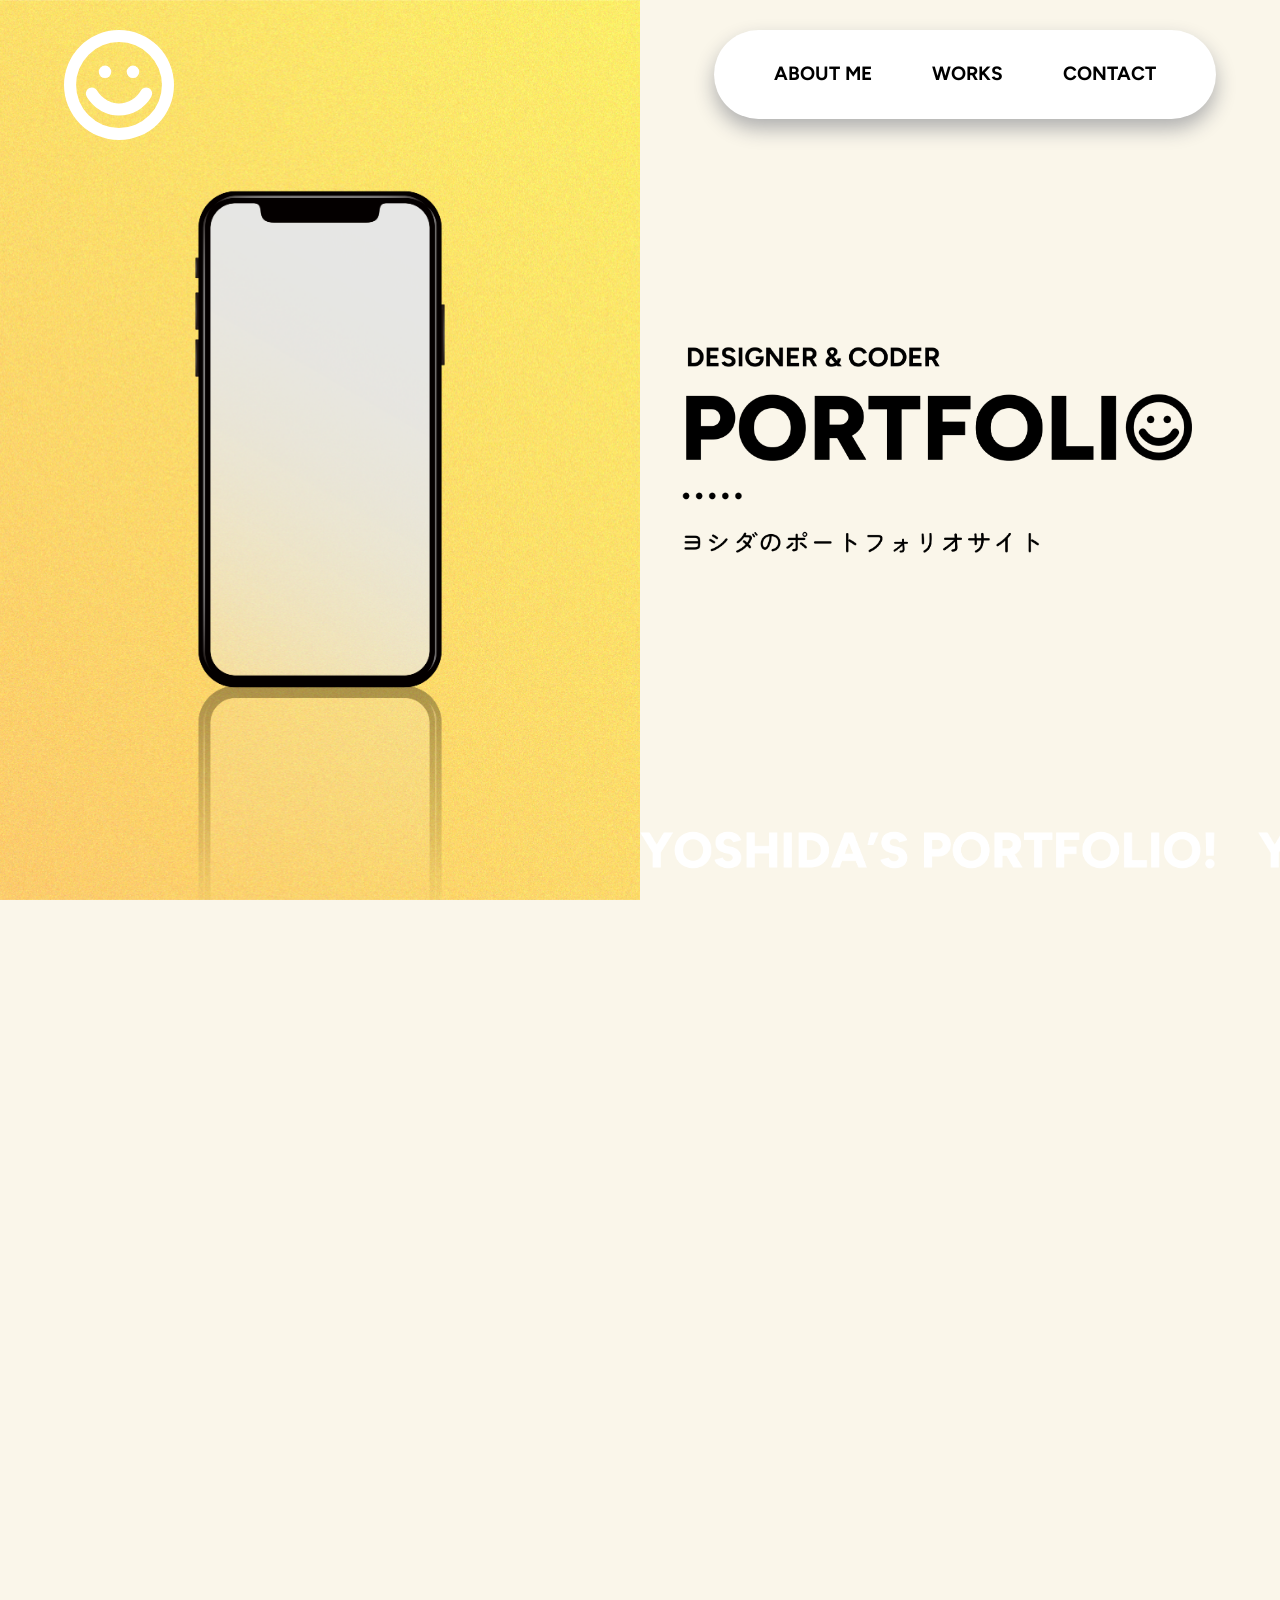
<file: index.html>
<!DOCTYPE html>
<html lang="ja">

<head>
  <meta charset="UTF-8">
  <meta name="viewport" content="width=device-width, initial-scale=1.0">
  <meta name="robots" content="noindex, nofollow">
<title>吉田菫のポートフォリオ | Webデザイン・コーディング制作実績</title>
<meta name="description" content="Webデザイナー兼コーダー、吉田菫のポートフォリオサイトです。Webサイトデザイン、HTML・CSS・JavaScriptによるコーディング、WordPress構築、ポスター・SNS画像などの制作実績を掲載しています。">
<meta property="og:type" content="website">
<meta property="og:title" content="吉田菫 ポートフォリオ | Webデザイン・コーディング制作実績">
<meta property="og:description" content="Webデザイナー兼コーダー、吉田菫のポートフォリオサイトです。Webサイトデザイン、コーディング、WordPress構築、ポスター・SNS画像などの制作実績を掲載しています。">
<meta property="og:url" content="https://konasatou310310-ui.github.io/mywebsite/">
<meta property="og:site_name" content="吉田菫 ポートフォリオ">

<meta name="twitter:card" content="summary_large_image">
  <link rel="icon" href="images/favicon.ico">
  <link rel="stylesheet" href="css/sanitize.css">
  <link rel="stylesheet" href="css/style.css">
  <link rel="preconnect" href="https://fonts.googleapis.com">
  <link rel="preconnect" href="https://fonts.gstatic.com" crossorigin>
  <link
    href="https://fonts.googleapis.com/css2?family=Figtree:ital,wght@0,300..900;1,300..900&family=Noto+Sans+JP:wght@100..900&display=swap"
    rel="stylesheet">
  <link rel="preconnect" href="https://fonts.googleapis.com">
  <link rel="preconnect" href="https://fonts.gstatic.com" crossorigin>
  <link
    href="https://fonts.googleapis.com/css2?family=Figtree:ital,wght@0,300..900;1,300..900&family=Noto+Sans+JP:wght@100..900&display=swap"
    rel="stylesheet">
  <link rel="preconnect" href="https://fonts.googleapis.com">
  <link rel="preconnect" href="https://fonts.gstatic.com" crossorigin>
  <link
    href="https://fonts.googleapis.com/css2?family=Figtree:wght@700;800&family=Zen+Maru+Gothic:wght@500&display=swap"
    rel="stylesheet">
</head>

<body>
  <header>
    <div class="header_left">
      <a href="#">
        <img src="images/logo.svg" alt="吉田菫のポートフォリオ">
      </a>
    </div>

    <div class="header_right">
      <button class="hamburger" aria-label="メニューを開く">
        <span></span>
        <span></span>
        <span></span>
      </button>

      <div class="menu_wrap">
        <div class="item">
          <a href="#about">ABOUT ME</a>
        </div>
        <div class="item">
          <a href="#bottom">WORKS</a>
        </div>
        <div class="item contact">
          <a href="#form">CONTACT</a>
        </div>
      </div>
    </div>
  </header>
  <div class="top">
    <div class="left">
      <img src="images/top.png" alt="">
    </div>

    <div class="right" id="heroRight">

      <div class="hero-area">
        <div class="tab-frame">
          <img src="images/frame.png" alt="携帯型フレーム">
        </div>

        <div class="sp-frame">
          <img src="images/frame.png" alt="携帯型フレーム">
        </div>

        <div class="main">
          <img src="images/main.png" alt="吉田菫のポートフォリオ">
        </div>

        <div class="slide">
          <div class="track">
            <img src="images/YOSHIDA’S PORTFOLIO!.png" alt="YOSHIDA’S PORTFOLIO!">
            <img src="images/YOSHIDA’S PORTFOLIO!.png" alt="YOSHIDA’S PORTFOLIO!">
          </div>
        </div>
        <div class="slide tab_slide">
          <div class="track">
            <img src="images/YOSHIDA’S PORTFOLIO!.png" alt="YOSHIDA’S PORTFOLIO!">
            <img src="images/YOSHIDA’S PORTFOLIO!.png" alt="YOSHIDA’S PORTFOLIO!">
          </div>
        </div>
      </div>

      <div class="right-content">
        <section id="about">
          <div class="wrap about">
            <div class="about_wrap">

              <h2><span>ABOUT ME</span><br>私について</h2>
              <div class="img">
                <img src="images/about.png" alt="吉田　菫">
              </div>
              <div class="txt">
                <h3 class="name">吉田　菫<br><span>YOSHIDA SUMIRE</span></h3>
                <p>Webデザイナー兼コーダー。<br class="pc">
                  ユーザーにとって分かりやすく、使いやすいデザインと、<br class="pc">
                  再現性の高いフロントエンド実装を強みとしています。</p>
                <p>コンセプト設計から実装まで一貫して対応し、<br class="pc">
                  デザインとコードのズレがないサイト制作を心がけています。</p>
              </div>
              <div class="txt">
                <h3>可能なスキル</h3>
                <ul>
                  <li>HTML / CSS / JavaScriptを用いたWebサイトの構築</li>
                  <li>WordPressを用いたサイト構築（既存テーマのカスタマイズ対応）</li>
                  <li>Webサイトデザイン（UI/UXを意識した設計）/バナーデザイン/チラシ・ポスターデザイン/Instagram画像デザイン</li>
                </ul>
              </div>
            </div>
          </div>
        </section>
      </div>

    </div>


  </div>

  <section class="bottom" id="bottom">
    <!-- 下のコンテンツ -->
    <div class="wrap work">
      <h2><span>WORKS</span><br>製作実績</h2>
      <div class="work_wrap">
        <div class="item">
          <div class="img">
            <img src="images/work/work00.jpg" alt="大型イベント関連ポスター">
          </div>
          <div class="txt">
            <h3>大型イベント関連ポスター</h3>
            <p>スポーツ商品を販売する会社のイベント告知ポスターのデザインを担当いたしました。</p>
          </div>
          <a href="#" class="more-btn js-modal-open" data-modal="work00">
            <span class="more-btn__circle">
              <span class="more-btn__arrow"></span>
            </span>
            <span class="more-btn__text">詳しくはこちら</span>
          </a>
        </div>
        <div class="item">
          <div class="img">
            <img src="images/work/work11.jpg" alt="セミナー案内 チラシ">
          </div>
          <div class="txt">
            <h3>セミナー案内 チラシ</h3>
            <p>神戸市内で開催されるセミナーの案内に使用するチラシのデザインを行いました。</p>
          </div>
          <a href="#" class="more-btn js-modal-open" data-modal="work11">
            <span class="more-btn__circle">
              <span class="more-btn__arrow"></span>
            </span>
            <span class="more-btn__text">詳しくはこちら</span>
          </a>
        </div>
        <div class="item">
          <div class="img">
            <img src="images/work/work10_1.jpg" alt="観光関連団体 制作物">
          </div>
          <div class="txt">
            <h3>観光関連団体 制作物</h3>
            <p>神戸市の観光案内用のInstagram画像の作成を行いました。</p>
          </div>
          <a href="#" class="more-btn js-modal-open" data-modal="work10">
            <span class="more-btn__circle">
              <span class="more-btn__arrow"></span>
            </span>
            <span class="more-btn__text">詳しくはこちら</span>
          </a>
        </div>
        <div class="item">
          <div class="img">
            <img src="images/work/work12_1.jpg" alt="飲食店のポスター・SNS用画像・メニューデザイン">
          </div>
          <div class="txt">
            <h3>飲食店のポスター・SNS用画像・<br>メニューデザイン</h3>
            <p>神戸市のパンやドーナツを販売するお店のポスター・Instagram用画像・メニューのデザインを作成いたしました。</p>
          </div>
          <a href="#" class="more-btn js-modal-open" data-modal="work12">
            <span class="more-btn__circle">
              <span class="more-btn__arrow"></span>
            </span>
            <span class="more-btn__text">詳しくはこちら</span>
          </a>
        </div>
        <div class="item">
          <div class="img">
            <img src="images/work/work09.png" alt="医療関係 WEBサイト">
          </div>
          <div class="txt">
            <h3>医療関係 WEBサイト</h3>
            <p>兵庫県の医療関係の会社のWEBサイトデザインを行いました。</p>
          </div>
          <a href="#" class="more-btn js-modal-open" data-modal="work09">
            <span class="more-btn__circle">
              <span class="more-btn__arrow"></span>
            </span>
            <span class="more-btn__text">詳しくはこちら</span>
          </a>
        </div>
        <div class="item">
          <div class="img">
            <img src="images/work/work07.png" alt="公共交通関連団体 WEBサイト">
          </div>
          <div class="txt">
            <h3>公共交通関連団体 WEBサイト</h3>
            <p>兵庫県の公共交通団体のサイトデザイン・コーディング・WordPress化を行いました。</p>
          </div>
          <a href="#" class="more-btn js-modal-open" data-modal="work07">
            <span class="more-btn__circle">
              <span class="more-btn__arrow"></span>
            </span>
            <span class="more-btn__text">詳しくはこちら</span>
          </a>
        </div>
        <div class="item">
          <div class="img">
            <img src="images/work/work08.png" alt="製造業関連企業 LPサイト">
          </div>
          <div class="txt">
            <h3>製造業関連企業 LPサイト</h3>
            <p>金網製品の訴求を行うLPサイトを作成いたしました。</p>
          </div>
          <a href="#" class="more-btn js-modal-open" data-modal="work08">
            <span class="more-btn__circle">
              <span class="more-btn__arrow"></span>
            </span>
            <span class="more-btn__text">詳しくはこちら</span>
          </a>
        </div>
        <div class="item">
          <div class="img">
            <img src="images/work/work01.webp" alt="イベント運営会社 WEBサイト">
          </div>
          <div class="txt">
            <h3>イベント運営会社 WEBサイト</h3>
            <p>イベントやライブ、コンサートの運営を行う会社のWEBサイトをデザイン・コーディングいたしました。</p>
          </div>
          <a href="#" class="more-btn js-modal-open" data-modal="work01">
            <span class="more-btn__circle">
              <span class="more-btn__arrow"></span>
            </span>
            <span class="more-btn__text">詳しくはこちら</span>
          </a>
        </div>
        <div class="item">
          <div class="img">
            <img src="images/work/work02.webp" alt="架空の美容室サイト">
          </div>
          <div class="txt">
            <h3>架空の美容室サイト</h3>
            <p>架空の美容室のサイトデザイン・コーディングを行いました。</p>
          </div>
          <a href="#" class="more-btn js-modal-open" data-modal="work02">
            <span class="more-btn__circle">
              <span class="more-btn__arrow"></span>
            </span>
            <span class="more-btn__text">詳しくはこちら</span>
          </a>
        </div>
        <!-- <div class="item">
          <div class="img insta">
            <img src="images/work/work03.webp" alt="">
          </div>
          <div class="txt">
            <h3>架空の新商品ドーナツ広告用デザイン</h3>
            <p>Instagram用に作成した架空の新商品ドーナツの販促用デザインです。</p>
          </div>
          <a href="#" class="more-btn js-modal-open" data-modal="work03">
            <span class="more-btn__circle">
              <span class="more-btn__arrow"></span>
            </span>
            <span class="more-btn__text">詳しくはこちら</span>
          </a>
        </div> -->
        <!-- <div class="item">
          <div class="img insta">
            <img src="images/work/work04.webp" alt="">
          </div>
          <div class="txt">
            <h3>架空のインテリアデザインスタジオロゴ</h3>
            <p>架空のインテリアデザインスタジオのロゴ作成を行いました。</p>
          </div>
          <a href="#" class="more-btn js-modal-open" data-modal="work04">
            <span class="more-btn__circle">
              <span class="more-btn__arrow"></span>
            </span>
            <span class="more-btn__text">詳しくはこちら</span>
          </a>
        </div>
        <div class="item">
          <div class="img insta">
            <img src="images/work/work05.webp" alt="">
          </div>
          <div class="txt">
            <h3>架空の展示会ポスターデザイン</h3>
            <p>
              架空の展示会ポスターデザイン作成を行いました。</p>
          </div>
          <a href="#" class="more-btn js-modal-open" data-modal="work05">
            <span class="more-btn__circle">
              <span class="more-btn__arrow"></span>
            </span>
            <span class="more-btn__text">詳しくはこちら</span>
          </a>
        </div> -->
      </div>
      <!-- <div class="button">
        <a href="#" class="more-btn">
          <span class="more-btn__circle">
            <span class="more-btn__arrow"></span>
          </span>
          <span class="more-btn__text">READ MORE</span>
        </a>
      </div> -->

    </div>
  </section>
  <div class="modal js-modal" data-modal="work01">
    <div class="modal__bg js-modal-close"></div>

    <div class="modal__content">
      <button class="modal__close js-modal-close" type="button" aria-label="閉じる">×</button>

      <div class="modal__img">
        <img src="images/work/work01.webp" alt="イベント運営会社 WEBサイト">
      </div>

      <div class="modal__txt">
        <h3>イベント運営会社 WEBサイト</h3>
        <p>
          イベントやライブ、コンサートの運営を行う会社のWEBサイトをデザイン・コーディングいたしました。<br>
          若いスタッフが多く集うイメージを、スタイリッシュかつカラフルなモチーフで再現いたしました。
        </p>

        <dl>
          <dt>担当範囲</dt>
          <dd>デザイン / コーディング</dd>

          <dt>使用ツール</dt>
          <dd>Photoshop / Illustrator / Adobe XD / VS Code</dd>
          <dt>使用技術</dt>
          <dd>HTML / CSS / JavaScript</dd>

        </dl>
        <a href="http://align-event.com" target="_blank" class="more-btn">
          <span class="more-btn__circle">
            <span class="more-btn__arrow"></span>
          </span>
          <span class="more-btn__text">サイトはこちら</span>
        </a>
      </div>
    </div>
  </div>

  <div class="modal js-modal" data-modal="work02">
    <div class="modal__bg js-modal-close"></div>

    <div class="modal__content">
      <button class="modal__close js-modal-close" type="button" aria-label="閉じる">×</button>

      <div class="modal__img">
        <img src="images/work/work02.webp" alt="架空の美容室サイト">
      </div>

      <div class="modal__txt">
        <h3>架空の美容室サイト</h3>
        <p>
          架空の美容室のサイトデザイン・コーディングを行いました。<br>女性らしい柔らかなデザインと垢抜けた印象を表現しています。
        </p>

        <dl>
          <dt>担当範囲</dt>
          <dd>デザイン / コーディング</dd>

          <dt>使用ツール</dt>
          <dd>Photoshop / Illustrator / Adobe XD / VS Code</dd>
          <dt>使用技術</dt>
          <dd>HTML / CSS / JavaScript</dd>

        </dl>
        <a href="jirei02/index.html" target="_blank" class="more-btn">
          <span class="more-btn__circle">
            <span class="more-btn__arrow"></span>
          </span>
          <span class="more-btn__text">サイトはこちら</span>
        </a>
      </div>
    </div>
  </div>



  <div class="modal js-modal" data-modal="work03">
    <div class="modal__bg js-modal-close"></div>

    <div class="modal__content">
      <button class="modal__close js-modal-close" type="button" aria-label="閉じる">×</button>

      <div class="modal__img insta">
        <img src="images/work/work03.webp" alt="架空の新商品ドーナツ広告用デザイン">
      </div>

      <div class="modal__txt">
        <h3>架空の新商品ドーナツ広告用デザイン</h3>
        <p>
          Instagram用に作成した架空の新商品ドーナツの販促用デザインです。<br>
          春らしさといちごのかわいらしさをデザインで表現しました。
        </p>

        <dl>
          <dt>担当範囲</dt>
          <dd>Instagram用画像デザイン</dd>

          <dt>使用ツール</dt>
          <dd>Photoshop / Illustrator</dd>

        </dl>
        <!-- <a href="#" class="more-btn js-modal-open" data-modal="work02">
          <span class="more-btn__circle">
            <span class="more-btn__arrow"></span>
          </span>
          <span class="more-btn__text">サイトはこちら</span>
        </a> -->
      </div>
    </div>
  </div>
  <div class="modal js-modal" data-modal="work04">
    <div class="modal__bg js-modal-close"></div>

    <div class="modal__content">
      <button class="modal__close js-modal-close" type="button" aria-label="閉じる">×</button>

      <div class="modal__img insta">
        <img src="images/work/work04.webp" alt="架空のインテリアデザインスタジオロゴ">
      </div>

      <div class="modal__txt">
        <h3>架空のインテリアデザインスタジオロゴ</h3>
        <p>
          架空のインテリアデザインスタジオのロゴ作成を行いました。<br>
          植物モチーフをアルファベットに取り入れたデザインとなっています。
        </p>

        <dl>
          <dt>担当範囲</dt>
          <dd>ロゴデザイン</dd>

          <dt>使用ツール</dt>
          <dd>Illustrator</dd>

        </dl>
        <!-- <a href="#" class="more-btn js-modal-open" data-modal="work02">
          <span class="more-btn__circle">
            <span class="more-btn__arrow"></span>
          </span>
          <span class="more-btn__text">サイトはこちら</span>
        </a> -->
      </div>
    </div>
  </div>
  <div class="modal js-modal" data-modal="work05">
    <div class="modal__bg js-modal-close"></div>

    <div class="modal__content">
      <button class="modal__close js-modal-close" type="button" aria-label="閉じる">×</button>

      <div class="modal__img insta">
        <img src="images/work/work05.webp" alt="架空の展示会ポスターデザイン">
      </div>

      <div class="modal__txt">
        <h3>架空の展示会ポスターデザイン</h3>
        <p>
          架空の展示会ポスターデザイン作成を行いました。<br>
          作品のシックな雰囲気にあったデザインにしています。
        </p>

        <dl>
          <dt>担当範囲</dt>
          <dd>ポスターデザイン</dd>

          <dt>使用ツール</dt>
          <dd>Illustrator</dd>

        </dl>
        <!-- <a href="#" class="more-btn js-modal-open" data-modal="work02">
          <span class="more-btn__circle">
            <span class="more-btn__arrow"></span>
          </span>
          <span class="more-btn__text">サイトはこちら</span>
        </a> -->
      </div>
    </div>
  </div>

  <div class="modal js-modal" data-modal="work07">
    <div class="modal__bg js-modal-close"></div>

    <div class="modal__content">
      <button class="modal__close js-modal-close" type="button" aria-label="閉じる">×</button>

      <div class="modal__img">
        <img src="images/work/work07.png" alt="公共交通関連団体 WEBサイト">
      </div>

      <div class="modal__txt">
        <h3>公共交通関連団体 WEBサイト</h3>
        <p>
          兵庫県の公共交通団体のサイトデザイン・コーディング・WordPress化を行いました。<br>
          県民の皆様から親しまれるように、柔らかいフラットなイラストをモチーフに利用しています。<br>バス・人物のイラストはPhotoshopとIllustratorを用いて作成しています。<br>
          また、TOP画面の背景には季節ごとに変わるアニメーションを追加しています。
        </p>

        <dl>
          <dt>担当範囲</dt>
          <dd>デザイン / コーディング / WordPress構築</dd>

          <dt>使用ツール</dt>
          <dd>Photoshop / Illustrator / Adobe XD / VS Code</dd>
          <dt>使用技術</dt>
          <dd>HTML / CSS / JavaScript / WordPress</dd>

        </dl>
        <a href="https://www.hyogobus.or.jp/" target="_blank" class="more-btn">
          <span class="more-btn__circle">
            <span class="more-btn__arrow"></span>
          </span>
          <span class="more-btn__text">サイトはこちら</span>
        </a>
      </div>
    </div>
  </div>
  <div class="modal js-modal" data-modal="work08">
    <div class="modal__bg js-modal-close"></div>

    <div class="modal__content">
      <button class="modal__close js-modal-close" type="button" aria-label="閉じる">×</button>

      <div class="modal__img">
        <img src="images/work/work08.png" alt="製造業関連企業 LPサイト">
      </div>

      <div class="modal__txt">
        <h3>製造業関連企業 LPサイト</h3>
        <p>
          金網製品の訴求を行うLPサイトを作成いたしました。<br>
          金属的なクールなイメージをデザインおよびアニメーションに取り入れています。<br>
          タイトルのロゴはグリッチアニメーションとなっており一定時間ごとにノイズが走ります。
        </p>

        <dl>
          <dt>担当範囲</dt>
          <dd>デザイン / コーディング / WordPress構築</dd>

          <dt>使用ツール</dt>
          <dd>Photoshop / Illustrator / Adobe XD / VS Code</dd>
          <dt>使用技術</dt>
          <dd>HTML / CSS / JavaScript / WordPress</dd>

        </dl>
        <a href="https://www.expandmetal.net/" target="_blank" class="more-btn">
          <span class="more-btn__circle">
            <span class="more-btn__arrow"></span>
          </span>
          <span class="more-btn__text">サイトはこちら</span>
        </a>
      </div>
    </div>
  </div>
  <div class="modal js-modal" data-modal="work09">
    <div class="modal__bg js-modal-close"></div>

    <div class="modal__content">
      <button class="modal__close js-modal-close" type="button" aria-label="閉じる">×</button>

      <div class="modal__img">
        <img src="images/work/work09.png" alt="医療関係 WEBサイト">
      </div>

      <div class="modal__txt">
        <h3>医療関係 WEBサイト</h3>
        <p>
          兵庫県の医療関係の会社のWEBサイトデザインを行いました。<br>
          清潔感や近未来感を背景のアニメーションや色合いで表現しています。
        </p>

        <dl>
          <dt>担当範囲</dt>
          <dd>デザイン</dd>

          <dt>使用ツール</dt>
          <dd>Photoshop / Illustrator / Adobe XD</dd>

        </dl>
        <a href="https://hibms-hyogo.co.jp/" target="_blank" class="more-btn">
          <span class="more-btn__circle">
            <span class="more-btn__arrow"></span>
          </span>
          <span class="more-btn__text">サイトはこちら</span>
        </a>
      </div>
    </div>
  </div>
  <div class="modal js-modal" data-modal="work00">
    <div class="modal__bg js-modal-close"></div>

    <div class="modal__content">
      <button class="modal__close js-modal-close" type="button" aria-label="閉じる">×</button>

      <div class="modal__img insta">
        <img src="images/work/work00.jpg" alt="大型イベント関連ポスター">
      </div>

      <div class="modal__txt">
        <h3>大型イベント関連ポスター</h3>
        <p>
          スポーツ商品を販売する会社のイベント告知ポスターのデザインを担当いたしました。<br>
          SDGsをテーマとしたイベントのため、全体的に緑色を基調とした優しい色味のデザインに仕上げました。<br>
          また、著名人の方が複数名参加されるため、写真の配置を工夫し、より目立つようにレイアウトしました。
        </p>

        <dl>
          <dt>担当範囲</dt>
          <dd>ポスターデザイン</dd>

          <dt>使用ツール</dt>
          <dd>Illustrator / Photoshop</dd>

        </dl>
        <!-- <a href="#" class="more-btn js-modal-open" data-modal="work02">
          <span class="more-btn__circle">
            <span class="more-btn__arrow"></span>
          </span>
          <span class="more-btn__text">サイトはこちら</span>
        </a> -->
      </div>
    </div>
  </div>
  <div class="modal js-modal" data-modal="work11">
    <div class="modal__bg js-modal-close"></div>

    <div class="modal__content">
      <button class="modal__close js-modal-close" type="button" aria-label="閉じる">×</button>

      <div class="modal__img insta">
        <img src="images/work/work11.jpg" alt="セミナー案内 チラシ">
      </div>

      <div class="modal__txt">
        <h3>セミナー案内 チラシ</h3>
        <p>
          神戸市内で開催されるセミナーの案内に使用するチラシのデザインを行いました。<br>
          歴史を重んじる内容のセミナーのため、シックかつインパクトのあるレイアウトに仕上げました。<br>
          文字の可読性を高めるため、行間や文字の間隔に留意しながらデザイン制作を進めました。
        </p>

        <dl>
          <dt>担当範囲</dt>
          <dd>チラシデザイン</dd>

          <dt>使用ツール</dt>
          <dd>Illustrator / Photoshop</dd>

        </dl>
        <!-- <a href="#" class="more-btn js-modal-open" data-modal="work02">
          <span class="more-btn__circle">
            <span class="more-btn__arrow"></span>
          </span>
          <span class="more-btn__text">サイトはこちら</span>
        </a> -->
      </div>
    </div>
  </div>
  <div class="modal js-modal" data-modal="work10">
    <div class="modal__bg js-modal-close"></div>

    <div class="modal__content">
      <button class="modal__close js-modal-close" type="button" aria-label="閉じる">×</button>
      <div class="modal__img insta modal-slider js-modal-slider"
        data-images="images/work/work10_1.jpg,images/work/work10_2.jpg,images/work/work10_3.jpg,images/work/work10_4.jpg">
        <img src="images/work/work10_1.jpg" alt="観光関連団体 制作物" class="js-slide-img">

        <button class="modal-slider__btn modal-slider__btn--prev js-slide-prev" type="button"
          aria-label="前の画像">‹</button>
        <button class="modal-slider__btn modal-slider__btn--next js-slide-next" type="button"
          aria-label="次の画像">›</button>

        <div class="modal-slider__count">
          <span class="js-slide-current">1</span> / <span class="js-slide-total">4</span>
        </div>
      </div>

      <div class="modal__txt">
        <h3>観光関連団体 制作物</h3>
        <p>
          神戸市の観光案内用のInstagram画像の作成を行いました。<br>
          各トピックごとに見合ったデザイン（例えば夏祭りのトピックでは夏の夜の賑やかさと和風の落ち着きを両立したデザインに仕上げています）、レイアウトを心がけています。<br>
          また、各写真はスマートフォンや一眼レフで撮影したものをPhotoshopで調整しています。雰囲気を存分に生かせるよう、写真ごとに異なる調整をしています。
        </p>

        <dl>
          <dt>担当範囲</dt>
          <dd>Instagram用画像デザイン</dd>

          <dt>使用ツール</dt>
          <dd>Illustrator / Photoshop</dd>

        </dl>
        <!-- <a href="#" class="more-btn js-modal-open" data-modal="work02">
          <span class="more-btn__circle">
            <span class="more-btn__arrow"></span>
          </span>
          <span class="more-btn__text">サイトはこちら</span>
        </a> -->
      </div>
    </div>
  </div>
  <div class="modal js-modal" data-modal="work12">
    <div class="modal__bg js-modal-close"></div>

    <div class="modal__content">
      <button class="modal__close js-modal-close" type="button" aria-label="閉じる">×</button>
      <div class="modal__img insta modal-slider js-modal-slider"
        data-images="images/work/work12_1.jpg,images/work/work12_2.jpg,images/work/work12_3.webp,images/work/work12_4.webp">
        <img src="images/work/work10_1.jpg" alt="飲食店のポスター・SNS用画像・メニューデザイン" class="js-slide-img">

        <button class="modal-slider__btn modal-slider__btn--prev js-slide-prev" type="button"
          aria-label="前の画像">‹</button>
        <button class="modal-slider__btn modal-slider__btn--next js-slide-next" type="button"
          aria-label="次の画像">›</button>

        <div class="modal-slider__count">
          <span class="js-slide-current">1</span> / <span class="js-slide-total">4</span>
        </div>
      </div>

      <div class="modal__txt">
        <h3>飲食店のポスター・SNS用画像・メニューデザイン</h3>
        <p>
          神戸市のパンやドーナツを販売するお店のポスター・Instagram用画像・メニューのデザインを作成いたしました。<br>
          ドーナツの甘さや柔らかさ、優しいイメージをデザインで表現しています。<br>
          メニューについては、商品の画像が一目でわかるようにシンプルなデザインに仕上げています。<br>
          写真に関しては、商品の色味やシズル感を損なわないように調整を行いました。

        <dl>
          <dt>担当範囲</dt>
          <dd>ポスター・SNS用画像・メニュー画像デザイン</dd>

          <dt>使用ツール</dt>
          <dd>Illustrator / Photoshop</dd>

        </dl>
        <!-- <a href="#" class="more-btn js-modal-open" data-modal="work02">
          <span class="more-btn__circle">
            <span class="more-btn__arrow"></span>
          </span>
          <span class="more-btn__text">サイトはこちら</span>
        </a> -->
      </div>
    </div>
  </div>
  <section class="form" id="form">
    <div class="wrap work">
      <h2><span>CONTACT</span><br>お問い合わせ</h2>

      <form class="contact-form" action="#" method="post">
        <div class="form-item">
          <label for="name">お名前<span>必須</span></label>
          <input type="text" id="name" name="name" placeholder="山田 太郎" required>
        </div>

        <div class="form-item">
          <label for="email">メールアドレス<span>必須</span></label>
          <input type="email" id="email" name="email" placeholder="example@mail.com" required>
        </div>

        <div class="form-item">
          <label for="tel">電話番号</label>
          <input type="tel" id="tel" name="tel" placeholder="090-1234-5678">
        </div>

        <div class="form-item">
          <label for="category">お問い合わせ種別<span>必須</span></label>
          <select id="category" name="category" required>
            <option value="">選択してください</option>
            <option value="design">Webデザインについて</option>
            <option value="coding">コーディングについて</option>
            <option value="wordpress">WordPress構築について</option>
            <option value="other">その他</option>
          </select>
        </div>

        <div class="form-item">
          <label for="message">お問い合わせ内容<span>必須</span></label>
          <textarea id="message" name="message" placeholder="お問い合わせ内容をご入力ください" required></textarea>
        </div>

        <div class="form-check">
          <input type="checkbox" id="privacy" name="privacy" required>
          <label for="privacy">プライバシーポリシーに同意する</label>
        </div>

        <div class="form-submit">
          <button type="submit">SEND</button>
        </div>
      </form>
    </div>
  </section>
  <section class="copyright">
    <p>Copyright © 2026 All Rights Reserved.</p>

  </section>

  <script>
    (() => {
      const bottomSection = document.getElementById('bottom');

      if (!bottomSection) return;

      const isPc = () => window.matchMedia('(min-width: 1025px)').matches;

      const bottomObserver = new IntersectionObserver(
        (entries) => {
          entries.forEach((entry) => {
            if (isPc()) {
              if (entry.isIntersecting) {
                bottomSection.classList.add('active');

                // 一度表示されたら監視をやめる
                bottomObserver.unobserve(bottomSection);
              }
            } else {
              bottomSection.classList.add('active');
            }
          });
        },
        {
          root: null,
          threshold: 0,
          rootMargin: '0px 0px -10% 0px',
        }
      );

      bottomObserver.observe(bottomSection);

      window.addEventListener('resize', () => {
        if (!isPc()) {
          bottomSection.classList.add('active');
          bottomObserver.unobserve(bottomSection);
        }
      });
    })();
  </script>
  <script src="js/frame.js"></script>
  <script src="js/menu.js"></script>
  <script src="js/modal.js"></script>
  <script src="js/insta.js"></script>
</body>

</html>
</file>
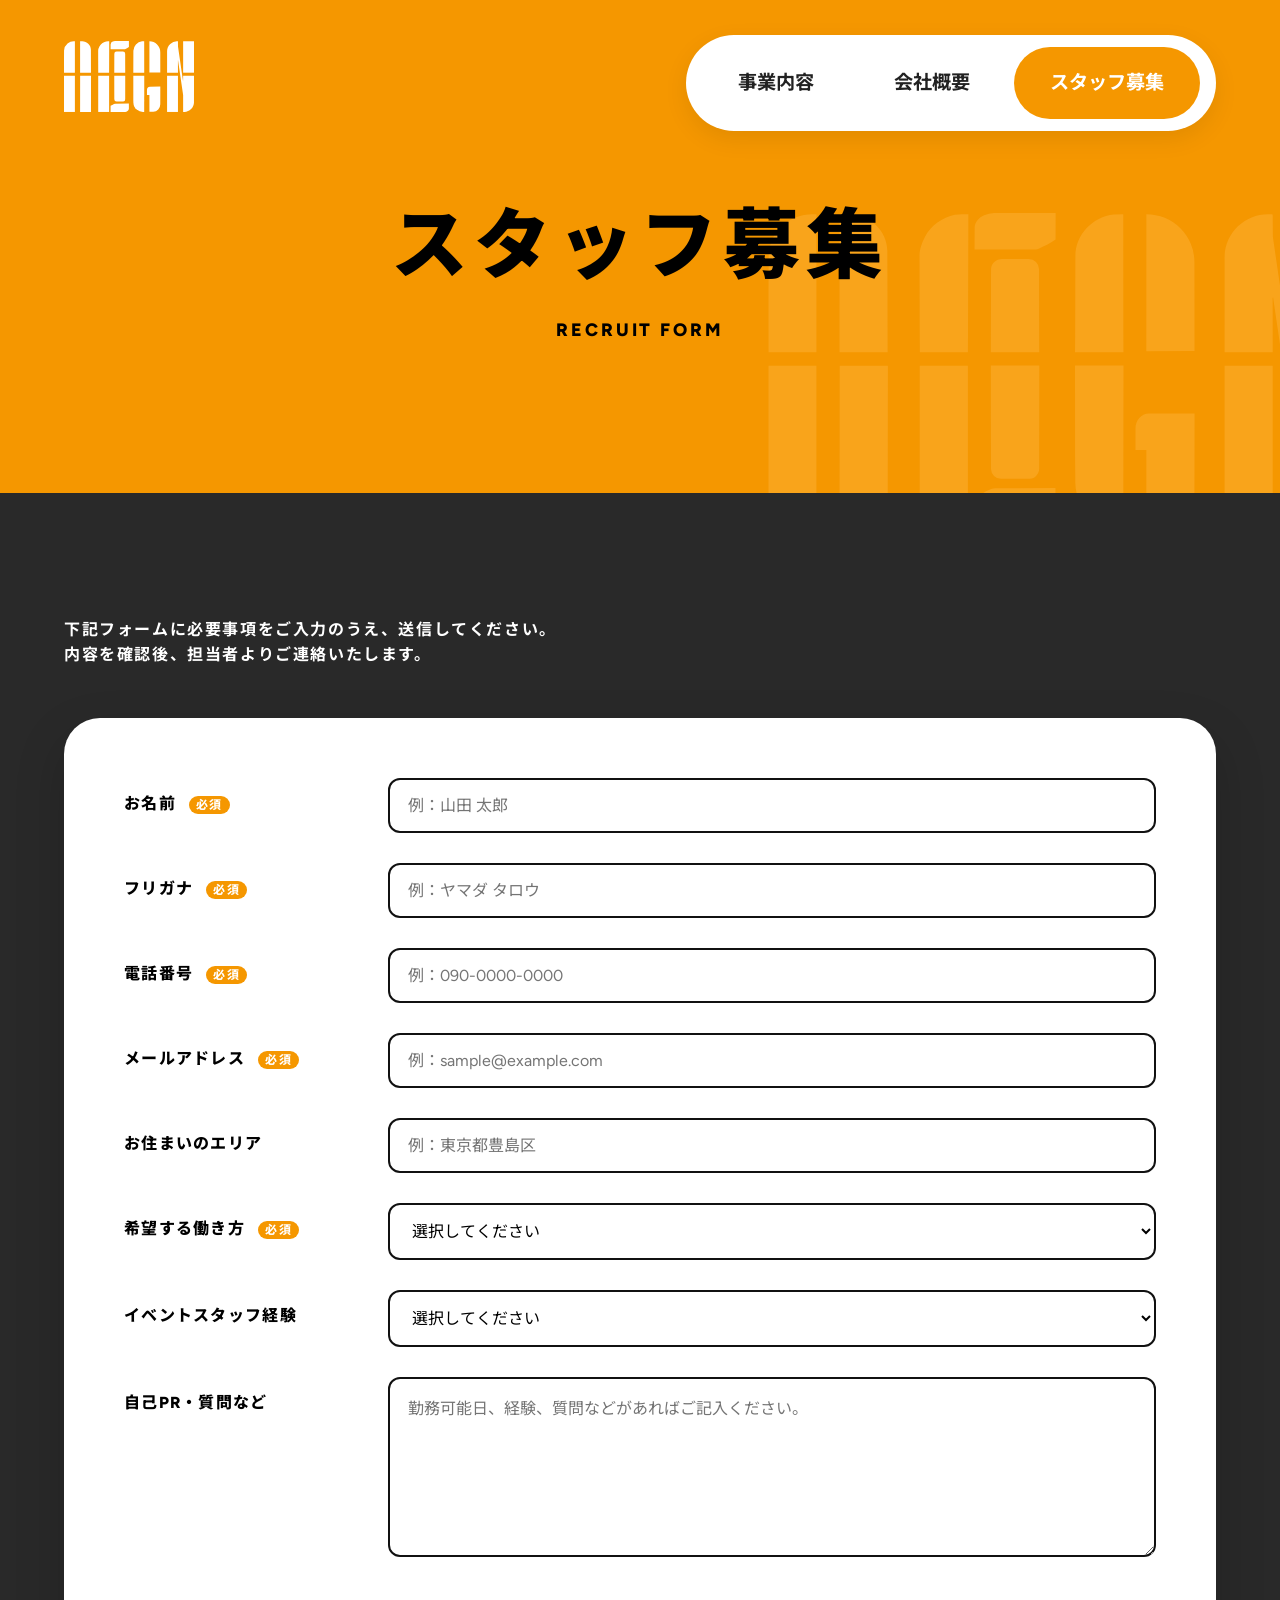
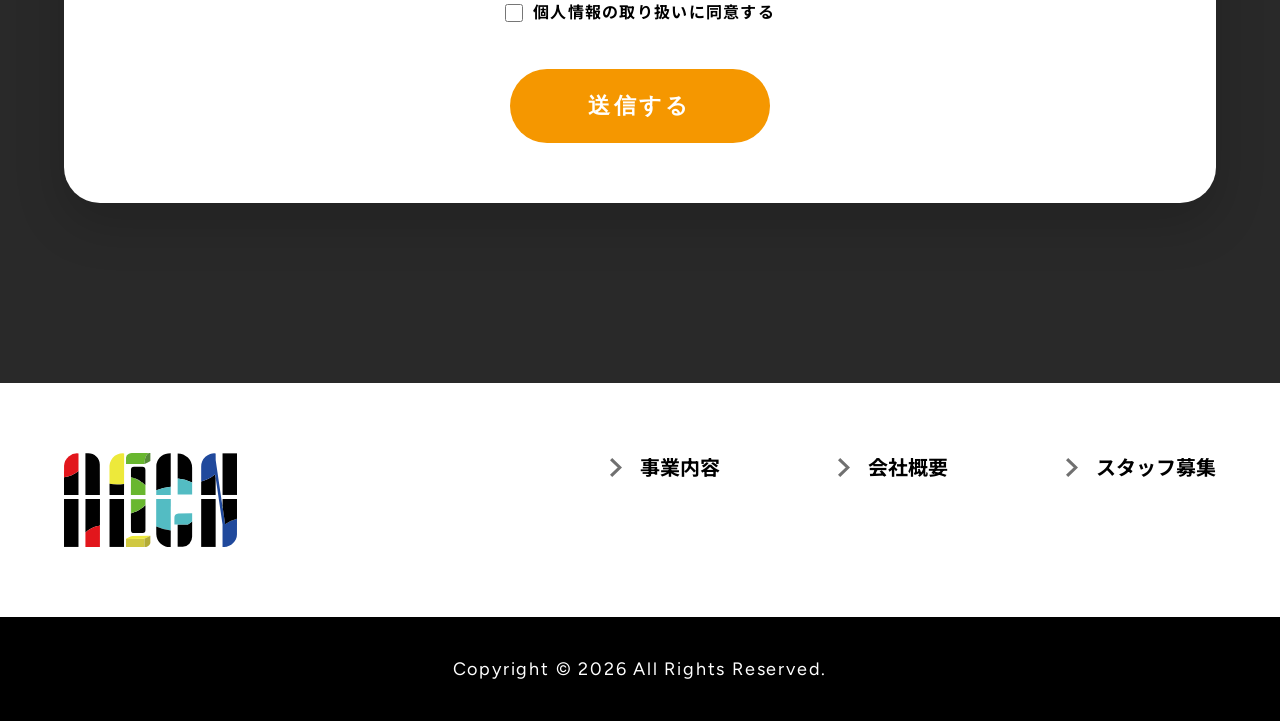
<file: jirei/form/index.html>
<!DOCTYPE html>
<html lang="ja">

<head>
  <meta charset="UTF-8">
  <meta name="viewport" content="width=device-width, initial-scale=1.0">
  <meta name="robots" content="noindex, nofollow">
  <title>スタッフ募集フォーム｜株式会社アライン</title>

  <link rel="icon" href="../images/favicon.ico">
  <link rel="stylesheet" href="../css/sanitize.css">
  <link rel="stylesheet" href="../css/style.css">

  <link rel="preconnect" href="https://fonts.googleapis.com">
  <link rel="preconnect" href="https://fonts.gstatic.com" crossorigin>
  <link
    href="https://fonts.googleapis.com/css2?family=Figtree:ital,wght@0,300..900;1,300..900&family=Noto+Sans+JP:wght@100..900&display=swap"
    rel="stylesheet">
</head>

<body class="recruit-page">

  <header>
    <div class="header_left">
      <h1>
        <a href="../">
          <img src="../images/logo.svg" alt="イベント・ライブ・コンサートの運営なら株式会社アライン">
        </a>
      </h1>
    </div>

    <div class="header_right">
      <button class="hamburger" aria-label="メニューを開く">
        <span></span>
        <span></span>
        <span></span>
      </button>

      <div class="overlay"></div>

      <nav class="menu_wrap">
        <div class="item">
          <a href="../#business">事業内容</a>
        </div>
        <div class="item">
          <a href="../#overview">会社概要</a>
        </div>
        <div class="item contact">
          <a href="#">スタッフ募集</a>
        </div>
      </nav>
    </div>
  </header>

  <main>
    <section id="recruit-main">
      <div class="wrap">
        <h2>スタッフ募集</h2>
        <p class="recruit-main__en">RECRUIT FORM</p>
        <!-- <p class="recruit-main__lead">
          イベント・ライブ・コンサートの現場を一緒に支えてくれるスタッフを募集しています。<br>
          未経験の方も、まずはお気軽にご応募ください。
        </p> -->
      </div>
    </section>

    <section id="recruit-form">
      <div class="wrap2">

        <div class="form-intro">
          <p>
            下記フォームに必要事項をご入力のうえ、送信してください。<br>
            内容を確認後、担当者よりご連絡いたします。
          </p>
        </div>

        <form class="entry-form" action="send.php" method="post">
          <input type="hidden" name="form-name" value="recruit">

          <p class="hidden">
            <label>
              入力しないでください
              <input name="bot-field">
            </label>
          </p>

          <div class="form-item">
            <label for="name">
              お名前
              <span>必須</span>
            </label>
            <input type="text" id="name" name="name" placeholder="例：山田 太郎" required>
          </div>

          <div class="form-item">
            <label for="kana">
              フリガナ
              <span>必須</span>
            </label>
            <input type="text" id="kana" name="kana" placeholder="例：ヤマダ タロウ" required>
          </div>

          <div class="form-item">
            <label for="tel">
              電話番号
              <span>必須</span>
            </label>
            <input type="tel" id="tel" name="tel" placeholder="例：090-0000-0000" required>
          </div>

          <div class="form-item">
            <label for="email">
              メールアドレス
              <span>必須</span>
            </label>
            <input type="email" id="email" name="email" placeholder="例：sample@example.com" required>
          </div>

          <div class="form-item">
            <label for="area">
              お住まいのエリア
            </label>
            <input type="text" id="area" name="area" placeholder="例：東京都豊島区">
          </div>

          <div class="form-item">
            <label for="work">
              希望する働き方
              <span>必須</span>
            </label>
            <select id="work" name="work" required>
              <option value="">選択してください</option>
              <option value="土日中心で働きたい">土日中心で働きたい</option>
              <option value="平日も働きたい">平日も働きたい</option>
              <option value="短期・単発で働きたい">短期・単発で働きたい</option>
              <option value="継続的に働きたい">継続的に働きたい</option>
              <option value="まだ決まっていない">まだ決まっていない</option>
            </select>
          </div>

          <div class="form-item">
            <label for="experience">
              イベントスタッフ経験
            </label>
            <select id="experience" name="experience">
              <option value="">選択してください</option>
              <option value="経験あり">経験あり</option>
              <option value="未経験">未経験</option>
            </select>
          </div>

          <div class="form-item">
            <label for="message">
              自己PR・質問など
            </label>
            <textarea id="message" name="message" placeholder="勤務可能日、経験、質問などがあればご記入ください。"></textarea>
          </div>

          <div class="form-check">
            <input type="checkbox" id="privacy" name="privacy" value="同意する" required>
            <label for="privacy">個人情報の取り扱いに同意する</label>
          </div>

          <div class="form-submit">
            <button type="submit">送信する</button>
          </div>
        </form>
      </div>
    </section>
  </main>

  <footer>
    <div class="wrap">
      <div class="footer_wrap">
        <div class="footer_left">
          <img src="../images/logo_color.svg" alt="株式会社アライン">
        </div>
        <div class="footer_right">
          <div class="item"><a href="../#business">事業内容</a></div>
          <div class="item"><a href="../#overview">会社概要</a></div>
          <div class="item"><a href="../#join">スタッフ募集</a></div>
        </div>
      </div>
    </div>
  </footer>

  <div class="copy">
    <p>Copyright © 2026 All Rights Reserved.</p>
  </div>

  <script src="../js/menu.js"></script>
</body>

</html>
</file>
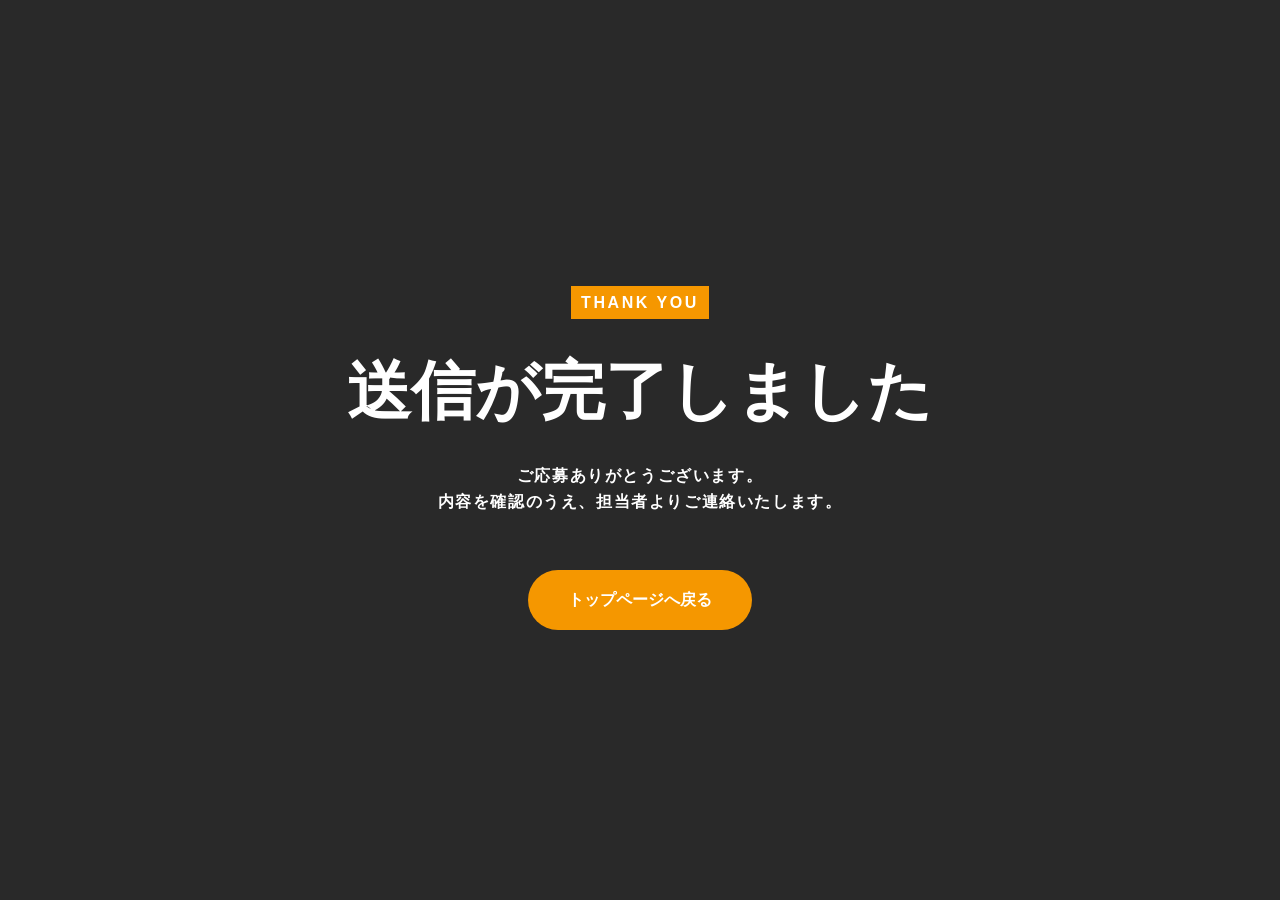
<file: jirei/form/thanks.html>
<!DOCTYPE html>
<html lang="ja">

<head>
  <meta charset="UTF-8">
  <meta name="viewport" content="width=device-width, initial-scale=1.0">
  <title>送信完了｜株式会社アライン</title>
  <link rel="icon" href="../images/favicon.ico">
  <link rel="stylesheet" href="../css/sanitize.css">
  <link rel="stylesheet" href="../css/style.css">
</head>

<body class="thanks-page">

  <main class="thanks">
    <div class="wrap">
      <p class="thanks__en">THANK YOU</p>
      <h1>送信が完了しました</h1>
      <p>
        ご応募ありがとうございます。<br>
        内容を確認のうえ、担当者よりご連絡いたします。
      </p>
      <a href="../" class="thanks__btn">トップページへ戻る</a>
    </div>
  </main>

</body>

</html>
</file>
<file: css/sanitize.css>
/* Document
 * ========================================================================== */

/**
 * Add border box sizing in all browsers (opinionated).
 */

*,
::before,
::after {
  box-sizing: border-box;
}

/**
 * 1. Add text decoration inheritance in all browsers (opinionated).
 * 2. Add vertical alignment inheritance in all browsers (opinionated).
 */

::before,
::after {
  text-decoration: inherit; /* 1 */
  vertical-align: inherit; /* 2 */
}

/**
 * 1. Use the default cursor in all browsers (opinionated).
 * 2. Change the line height in all browsers (opinionated).
 * 3. Use a 4-space tab width in all browsers (opinionated).
 * 4. Remove the grey highlight on links in iOS (opinionated).
 * 5. Prevent adjustments of font size after orientation changes in
 *    IE on Windows Phone and in iOS.
 * 6. Breaks words to prevent overflow in all browsers (opinionated).
 */

html {
  cursor: default; /* 1 */
  line-height: 1.5; /* 2 */
  -moz-tab-size: 4; /* 3 */
  tab-size: 4; /* 3 */
  -webkit-tap-highlight-color: transparent /* 4 */;
  -ms-text-size-adjust: 100%; /* 5 */
  -webkit-text-size-adjust: 100%; /* 5 */
  word-break: break-word; /* 6 */
}

/* Sections
 * ========================================================================== */

/**
 * Remove the margin in all browsers (opinionated).
 */

body {
  margin: 0;
}

/**
 * Correct the font size and margin on `h1` elements within `section` and
 * `article` contexts in Chrome, Edge, Firefox, and Safari.
 */

h1 {
  font-size: 2em;
  margin: 0.67em 0;
}

/* Grouping content
 * ========================================================================== */

/**
 * Remove the margin on nested lists in Chrome, Edge, IE, and Safari.
 */

dl dl,
dl ol,
dl ul,
ol dl,
ul dl {
  margin: 0;
}

/**
 * Remove the margin on nested lists in Edge 18- and IE.
 */

ol ol,
ol ul,
ul ol,
ul ul {
  margin: 0;
}

/**
 * 1. Add the correct sizing in Firefox.
 * 2. Show the overflow in Edge 18- and IE.
 */

hr {
  height: 0; /* 1 */
  overflow: visible; /* 2 */
}

/**
 * Add the correct display in IE.
 */

main {
  display: block;
}

/**
 * Remove the list style on navigation lists in all browsers (opinionated).
 */

nav ol,
nav ul {
  list-style: none;
  padding: 0;
}

/**
 * 1. Correct the inheritance and scaling of font size in all browsers.
 * 2. Correct the odd `em` font sizing in all browsers.
 */

pre {
  font-family: monospace, monospace; /* 1 */
  font-size: 1em; /* 2 */
}

/* Text-level semantics
 * ========================================================================== */

/**
 * Remove the gray background on active links in IE 10.
 */

a {
  background-color: transparent;
}

/**
 * Add the correct text decoration in Edge 18-, IE, and Safari.
 */

abbr[title] {
  text-decoration: underline;
  text-decoration: underline dotted;
}

/**
 * Add the correct font weight in Chrome, Edge, and Safari.
 */

b,
strong {
  font-weight: bolder;
}

/**
 * 1. Correct the inheritance and scaling of font size in all browsers.
 * 2. Correct the odd `em` font sizing in all browsers.
 */

code,
kbd,
samp {
  font-family: monospace, monospace; /* 1 */
  font-size: 1em; /* 2 */
}

/**
 * Add the correct font size in all browsers.
 */

small {
  font-size: 80%;
}

/* Embedded content
 * ========================================================================== */

/*
 * Change the alignment on media elements in all browsers (opinionated).
 */

audio,
canvas,
iframe,
img,
svg,
video {
  vertical-align: middle;
}

/**
 * Add the correct display in IE 9-.
 */

audio,
video {
  display: inline-block;
}

/**
 * Add the correct display in iOS 4-7.
 */

audio:not([controls]) {
  display: none;
  height: 0;
}

/**
 * Remove the border on iframes in all browsers (opinionated).
 */

iframe {
  border-style: none;
}

/**
 * Remove the border on images within links in IE 10-.
 */

img {
  border-style: none;
}

/**
 * Change the fill color to match the text color in all browsers (opinionated).
 */

svg:not([fill]) {
  fill: currentColor;
}

/**
 * Hide the overflow in IE.
 */

svg:not(:root) {
  overflow: hidden;
}

/* Tabular data
 * ========================================================================== */

/**
 * Collapse border spacing in all browsers (opinionated).
 */

table {
  border-collapse: collapse;
}

/* Forms
 * ========================================================================== */

/**
 * Remove the margin on controls in Safari.
 */

button,
input,
select {
  margin: 0;
}

/**
 * 1. Show the overflow in IE.
 * 2. Remove the inheritance of text transform in Edge 18-, Firefox, and IE.
 */

button {
  overflow: visible; /* 1 */
  text-transform: none; /* 2 */
}

/**
 * Correct the inability to style buttons in iOS and Safari.
 */

button,
[type="button"],
[type="reset"],
[type="submit"] {
  -webkit-appearance: button;
}

/**
 * 1. Change the inconsistent appearance in all browsers (opinionated).
 * 2. Correct the padding in Firefox.
 */

fieldset {
  border: 1px solid #a0a0a0; /* 1 */
  padding: 0.35em 0.75em 0.625em; /* 2 */
}

/**
 * Show the overflow in Edge 18- and IE.
 */

input {
  overflow: visible;
}

/**
 * 1. Correct the text wrapping in Edge 18- and IE.
 * 2. Correct the color inheritance from `fieldset` elements in IE.
 */

legend {
  color: inherit; /* 2 */
  display: table; /* 1 */
  max-width: 100%; /* 1 */
  white-space: normal; /* 1 */
}

/**
 * 1. Add the correct display in Edge 18- and IE.
 * 2. Add the correct vertical alignment in Chrome, Edge, and Firefox.
 */

progress {
  display: inline-block; /* 1 */
  vertical-align: baseline; /* 2 */
}

/**
 * Remove the inheritance of text transform in Firefox.
 */

select {
  text-transform: none;
}

/**
 * 1. Remove the margin in Firefox and Safari.
 * 2. Remove the default vertical scrollbar in IE.
 * 3. Change the resize direction in all browsers (opinionated).
 */

textarea {
  margin: 0; /* 1 */
  overflow: auto; /* 2 */
  resize: vertical; /* 3 */
}

/**
 * Remove the padding in IE 10-.
 */

[type="checkbox"],
[type="radio"] {
  padding: 0;
}

/**
 * 1. Correct the odd appearance in Chrome, Edge, and Safari.
 * 2. Correct the outline style in Safari.
 */

[type="search"] {
  -webkit-appearance: textfield; /* 1 */
  outline-offset: -2px; /* 2 */
}

/**
 * Correct the cursor style of increment and decrement buttons in Safari.
 */

::-webkit-inner-spin-button,
::-webkit-outer-spin-button {
  height: auto;
}

/**
 * Correct the text style of placeholders in Chrome, Edge, and Safari.
 */

::-webkit-input-placeholder {
  color: inherit;
  opacity: 0.54;
}

/**
 * Remove the inner padding in Chrome, Edge, and Safari on macOS.
 */

::-webkit-search-decoration {
  -webkit-appearance: none;
}

/**
 * 1. Correct the inability to style upload buttons in iOS and Safari.
 * 2. Change font properties to `inherit` in Safari.
 */

::-webkit-file-upload-button {
  -webkit-appearance: button; /* 1 */
  font: inherit; /* 2 */
}

/**
 * Remove the inner border and padding of focus outlines in Firefox.
 */

::-moz-focus-inner {
  border-style: none;
  padding: 0;
}

/**
 * Restore the focus outline styles unset by the previous rule in Firefox.
 */

:-moz-focusring {
  outline: 1px dotted ButtonText;
}

/**
 * Remove the additional :invalid styles in Firefox.
 */

:-moz-ui-invalid {
  box-shadow: none;
}

/* Interactive
 * ========================================================================== */

/*
 * Add the correct display in Edge 18- and IE.
 */

details {
  display: block;
}

/*
 * Add the correct styles in Edge 18-, IE, and Safari.
 */

dialog {
  background-color: white;
  border: solid;
  color: black;
  display: block;
  height: -moz-fit-content;
  height: -webkit-fit-content;
  height: fit-content;
  left: 0;
  margin: auto;
  padding: 1em;
  position: absolute;
  right: 0;
  width: -moz-fit-content;
  width: -webkit-fit-content;
  width: fit-content;
}

dialog:not([open]) {
  display: none;
}

/*
 * Add the correct display in all browsers.
 */

summary {
  display: list-item;
}

/* Scripting
 * ========================================================================== */

/**
 * Add the correct display in IE 9-.
 */

canvas {
  display: inline-block;
}

/**
 * Add the correct display in IE.
 */

template {
  display: none;
}

/* User interaction
 * ========================================================================== */

/*
 * 1. Remove the tapping delay in IE 10.
 * 2. Remove the tapping delay on clickable elements
      in all browsers (opinionated).
 */

a,
area,
button,
input,
label,
select,
summary,
textarea,
[tabindex] {
  -ms-touch-action: manipulation; /* 1 */
  touch-action: manipulation; /* 2 */
}

/**
 * Add the correct display in IE 10-.
 */

[hidden] {
  display: none;
}

/* Accessibility
 * ========================================================================== */

/**
 * Change the cursor on busy elements in all browsers (opinionated).
 */

[aria-busy="true"] {
  cursor: progress;
}

/*
 * Change the cursor on control elements in all browsers (opinionated).
 */

[aria-controls] {
  cursor: pointer;
}

/*
 * Change the cursor on disabled, not-editable, or otherwise
 * inoperable elements in all browsers (opinionated).
 */

[aria-disabled="true"],
[disabled] {
  cursor: not-allowed;
}

/*
 * Change the display on visually hidden accessible elements
 * in all browsers (opinionated).
 */

[aria-hidden="false"][hidden] {
  display: initial;
}

[aria-hidden="false"][hidden]:not(:focus) {
  clip: rect(0, 0, 0, 0);
  position: absolute;
}
</file>
<file: css/style.css>
@charset "UTF-8";
.pc {
  display: block;
}
@media (max-width: 1024px) {
  .pc {
    display: none;
  }
}

.pc2 {
  display: block;
}
@media (max-width: 768px) {
  .pc2 {
    display: none;
  }
}

.pc3 {
  display: none;
}
@media (max-width: 1400px) {
  .pc3 {
    display: block;
  }
}

.tab {
  display: none;
}
@media (max-width: 1024px) {
  .tab {
    display: block;
  }
}

.sp {
  display: none;
}
@media (max-width: 768px) {
  .sp {
    display: block;
  }
}

:root {
  --frame-height: 100vh;
}

@supports (height: 100svh) {
  :root {
    --frame-height: 100svh;
  }
}
html,
body {
  width: 100%;
  max-width: 100%;
  margin: 0;
  padding: 0;
  overflow-x: hidden;
}

html {
  height: 100%;
}

body {
  font-family: "Figtree", "Noto Sans JP", sans-serif;
  background-color: #FAF6EA;
  height: 100%;
  font-weight: bold;
}

p,
li {
  font-family: "Zen Maru Gothic", sans-serif;
  font-size: 16px;
  line-height: 1.8em;
  letter-spacing: 0.1em;
}
@media (max-width: 768px) {
  p,
  li {
    font-size: 12px;
  }
}

.wrap {
  max-width: 90%;
  margin: 0 auto;
}
@media (max-width: 1024px) {
  .wrap.about {
    max-width: 400px;
  }
}
@media (max-width: 768px) {
  .wrap.about {
    max-width: 350px;
  }
}
@media (max-width: 480px) {
  .wrap.about {
    max-width: 300px;
  }
}
@media (max-width: 375px) {
  .wrap.about {
    max-width: 250px;
  }
}
.wrap.work {
  max-width: 95%;
}

.more-btn {
  display: inline-flex;
  align-items: center;
  gap: 14px;
  position: relative;
  padding-bottom: 10px;
  color: #222;
  text-decoration: none;
  font-family: "Zen Maru Gothic", sans-serif;
  font-size: 20px;
  font-weight: 500;
  letter-spacing: 0.1em;
  width: -moz-fit-content;
  width: fit-content;
}
@media (max-width: 1024px) {
  .more-btn {
    font-size: 16px;
    padding-bottom: 5px;
  }
}
@media (max-width: 480px) {
  .more-btn {
    font-size: 14px;
  }
}
.more-btn::after {
  content: "";
  position: absolute;
  left: 54px;
  bottom: 0;
  width: calc(100% - 54px);
  height: 1px;
  background-color: #222;
  transform: scaleX(1);
  transform-origin: left center;
  transition: transform 0.35s ease;
}
.more-btn__circle {
  width: 44px;
  height: 44px;
  border: 1px solid #999;
  border-radius: 50%;
  display: grid;
  place-items: center;
  position: relative;
  flex-shrink: 0;
  transition: background-color 0.35s ease, border-color 0.35s ease, transform 0.35s ease;
}
@media (max-width: 1024px) {
  .more-btn__circle {
    width: 35px;
    height: 35px;
  }
}
.more-btn__arrow {
  width: 10px;
  height: 10px;
  border-top: 2px solid #777;
  border-right: 2px solid #777;
  transform: rotate(45deg);
  transition: border-color 0.35s ease, transform 0.35s ease;
}
.more-btn__text {
  line-height: 1;
  transition: transform 0.35s ease, color 0.35s ease;
}
.more-btn:hover::after {
  transform: scaleX(1.12);
}
.more-btn:hover .more-btn__circle {
  background-color: #222;
  border-color: #222;
  transform: translateX(4px);
}
.more-btn:hover .more-btn__arrow {
  border-color: #fff;
  transform: translateX(2px) rotate(45deg);
}
.more-btn:hover .more-btn__text {
  transform: translateX(6px);
}

header {
  z-index: 999;
  max-width: 90%;
  margin: 30px auto 0;
  display: flex;
  justify-content: space-between;
  position: fixed;
  width: 100%;
  right: 0;
  left: 0;
}
@media (max-width: 1600px) {
  header {
    max-width: 90%;
  }
}
header .header_left a {
  max-width: 110px;
  display: inline-block;
}
@media (max-width: 768px) {
  header .header_left a {
    max-width: 90px;
  }
}
@media (max-width: 480px) {
  header .header_left a {
    max-width: 70px;
  }
}
@media (max-width: 375px) {
  header .header_left a {
    max-width: 60px;
  }
}
header .header_left a img {
  width: 100%;
  height: auto;
}
header .header_right {
  position: relative;
}
header .header_right .hamburger {
  display: none;
  width: 56px;
  height: 56px;
  border: none;
  background-color: #fff;
  border-radius: 50%;
  box-shadow: 0px 10px 20px #b0b0b0;
  cursor: pointer;
  position: relative;
  z-index: 1001;
}
header .header_right .hamburger span {
  display: block;
  width: 24px;
  height: 2px;
  background-color: #000;
  position: absolute;
  left: 50%;
  transform: translateX(-50%);
  transition: 0.3s;
}
header .header_right .hamburger span:nth-child(1) {
  top: 18px;
}
header .header_right .hamburger span:nth-child(2) {
  top: 27px;
}
header .header_right .hamburger span:nth-child(3) {
  top: 36px;
}
header .header_right .menu_wrap {
  background-color: white;
  box-shadow: 0px 10px 20px #b0b0b0;
  display: flex;
  padding: 30px;
  border-radius: 50px;
}
header .header_right .menu_wrap .item a {
  font-weight: bold;
  text-decoration: none;
  color: #000000;
  padding: 0 30px;
  font-size: 1.2em;
}
header {
  /* スマホ時 */
}
@media (max-width: 1024px) {
  header {
    margin: 20px auto 0;
    max-width: 90%;
  }
  header .header_right .hamburger {
    display: block;
  }
  header .header_right .menu_wrap {
    display: flex;
    flex-direction: column;
    gap: 20px;
    position: absolute;
    top: 70px;
    right: 0;
    min-width: 220px;
    padding: 24px;
    border-radius: 24px;
    opacity: 0;
    visibility: hidden;
    transform: translateY(10px);
    transition: 0.3s;
  }
  header .header_right .menu_wrap .item a {
    display: block;
    padding: 0;
    font-size: 1rem;
  }
}

/* 開いた状態 */
header.open .header_right .menu_wrap {
  opacity: 1;
  visibility: visible;
  transform: translateY(0);
}
header.open .header_right .hamburger span:nth-child(1) {
  top: 27px;
  transform: translateX(-50%) rotate(45deg);
}
header.open .header_right .hamburger span:nth-child(2) {
  opacity: 0;
}
header.open .header_right .hamburger span:nth-child(3) {
  top: 27px;
  transform: translateX(-50%) rotate(-45deg);
}

/* ===== 上のエリア ===== */
.top {
  position: relative;
  min-height: 100vh;
}

.left {
  position: fixed;
  top: 0;
  left: 0;
  width: 50%;
  height: 100vh;
  z-index: 1;
  overflow: hidden;
}
.left picture,
.left img {
  display: block;
  width: 100%;
  height: 100%;
}
.left img {
  -o-object-fit: cover;
     object-fit: cover;
}
@media (max-width: 1024px) {
  .left {
    display: none;
  }
}

.right {
  position: relative;
  margin-left: 50%;
  min-height: 100vh;
  overflow: visible;
}
.right .hero-area {
  position: relative;
  min-height: var(--frame-height);
  overflow: hidden;
}
.right .main {
  position: relative;
  height: var(--frame-height);
  z-index: 2;
}
.right .main img {
  position: absolute;
  top: 50%;
  left: 40px;
  transform: translateY(-50%);
  width: 80%;
  height: auto;
}
@media (max-width: 1024px) {
  .right .main img {
    left: 0;
  }
}
.right .tab-frame,
.right .sp-frame {
  display: none;
  pointer-events: none;
}
.right .tab-frame img,
.right .sp-frame img {
  display: block;
  width: 100%;
  height: 100%;
  -o-object-fit: cover;
     object-fit: cover;
  transform: scale(1.08);
  transform-origin: center center;
}
.right .slide {
  position: absolute;
  left: 0;
  bottom: 20px;
  width: 100%;
  overflow: hidden;
  z-index: 3;
}
.right .slide.tab_slide {
  display: none;
}
.right .track {
  display: flex;
  width: -moz-max-content;
  width: max-content;
  animation: scroll-left 20s linear infinite;
}
.right .track img {
  height: 60px;
  width: auto;
  margin-right: 40px;
  flex-shrink: 0;
}
.right .right-content {
  position: relative;
  z-index: 10;
  padding: 100px 0 200px;
}
@media (max-width: 1024px) {
  .right {
    margin-left: 0;
    width: 100%;
    min-height: auto;
    padding: 0;
    display: block;
  }
  .right .hero-area {
    position: relative;
    min-height: var(--frame-height);
    display: flex;
    align-items: center;
    justify-content: center;
    overflow: hidden;
  }
  .right .tab-frame {
    display: block;
    position: fixed;
    inset: 0;
    width: 100%;
    height: var(--frame-height);
    z-index: 22;
    pointer-events: none;
    opacity: 1;
    transform: scale(1.5);
    transform-origin: center center;
    will-change: transform, opacity;
    transition: transform 0.9s cubic-bezier(0.22, 1, 0.36, 1), opacity 0.8s ease;
    overflow: hidden;
  }
  .right .tab-frame img {
    position: absolute;
    left: 50%;
    top: 50%;
    width: 100vw;
    max-width: none;
    height: auto;
    -o-object-fit: initial;
       object-fit: initial;
    -o-object-position: initial;
       object-position: initial;
    transform: translate(-50%, -50%) scale(1.08);
    transform-origin: center center;
  }
  .right .sp-frame {
    display: none;
  }
  .right .main {
    width: 100%;
    height: var(--frame-height);
    z-index: 2;
    display: flex;
    align-items: center;
    justify-content: center;
    opacity: 1;
    transform: scale(1);
    transition: transform 0.9s cubic-bezier(0.22, 1, 0.36, 1), opacity 0.75s ease;
  }
  .right .main img {
    position: static;
    transform: none;
    width: min(62vw, 420px);
    max-width: none;
    height: auto;
  }
  .right .slide {
    bottom: 80px;
    z-index: 21;
    transition: opacity 0.45s ease;
  }
  .right .slide .track img {
    margin-right: 24px;
    height: 119px;
  }
  .right .slide.tab_slide {
    display: inline-block;
    top: 80px;
  }
  .right .right-content {
    padding: 80px 24px;
  }
  .right.is-hide-frame .tab-frame {
    transform: scale(2.4);
    opacity: 0;
  }
  .right.is-hide-frame .main {
    opacity: 0;
    transform: scale(1.08);
  }
  .right.is-hide-frame .slide {
    opacity: 0;
  }
}
@media (max-width: 768px) {
  .right .tab-frame {
    display: none;
  }
  .right .sp-frame {
    display: block;
    position: fixed;
    inset: 0;
    width: 100%;
    height: var(--frame-height);
    z-index: 22;
    pointer-events: none;
    opacity: 1;
    transform: scale(1.5);
    transform-origin: center center;
    transition: transform 0.9s cubic-bezier(0.22, 1, 0.36, 1), opacity 0.8s ease;
  }
  .right .sp-frame img {
    width: 100%;
    height: 100%;
    -o-object-fit: cover;
       object-fit: cover;
    -o-object-position: center center;
       object-position: center center;
    transform: scale(1.15);
    transform-origin: center center;
  }
  .right .main img {
    width: min(50vw, 350px);
    max-width: none;
  }
  .right .slide {
    bottom: 80px;
    z-index: 21;
    transition: opacity 0.45s ease;
  }
  .right .slide .track img {
    margin-right: 24px;
    height: 119px;
  }
  .right .slide.tab_slide {
    display: inline-block;
    top: 80px;
  }
  .right .right-content {
    padding: 70px 20px;
  }
  .right.is-hide-frame .sp-frame {
    transform: scale(2);
    opacity: 0;
  }
  .right.is-hide-frame .main {
    opacity: 0;
    transform: scale(1.08);
  }
  .right.is-hide-frame .slide {
    opacity: 0;
  }
}
@media (max-width: 480px) {
  .right .sp-frame {
    transform: scale(1.5);
  }
  .right .main img {
    width: min(70vw, 190px);
    max-width: none;
  }
}
@media (max-width: 375px) {
  .right .sp-frame {
    transform: scale(1.4);
  }
  .right .main img {
    width: min(72vw, 190px);
    max-width: none;
  }
  .right .slide {
    bottom: 40px;
    z-index: 21;
    transition: opacity 0.45s ease;
  }
  .right .slide .track img {
    margin-right: 24px;
    height: 70px;
  }
  .right .slide.tab_slide {
    display: inline-block;
    top: 40px;
  }
}
@keyframes scroll-left {
  0% {
    transform: translateX(0);
  }
  100% {
    transform: translateX(-50%);
  }
}

section h2 {
  font-family: "Zen Maru Gothic", sans-serif;
  font-weight: 300;
  text-align: center;
}
section h2 span {
  font-size: 2.5em;
  font-family: "Figtree", "Noto Sans JP", sans-serif;
  font-weight: bold;
}
@media (max-width: 768px) {
  section h2 span {
    font-size: 2.2em;
  }
}
@media (max-width: 1024px) {
  section h2 {
    font-size: 20px;
  }
}
@media (max-width: 768px) {
  section h2 {
    font-size: 16px;
  }
}
@media (max-width: 375px) {
  section h2 {
    font-size: 14px;
  }
}
section#about .about_wrap {
  background-color: #fff;
  text-align: center;
  box-shadow: 0px 10px 20px #b0b0b0;
  border-radius: 30px;
  padding: 40px 50px;
}
@media (max-width: 1024px) {
  section#about .about_wrap {
    padding: 40px 20px;
    text-align: left;
  }
}
@media (max-width: 375px) {
  section#about .about_wrap {
    padding: 30px 15px;
  }
}
section#about .about_wrap .img {
  width: 30%;
  margin: 20px auto;
}
@media (max-width: 1024px) {
  section#about .about_wrap .img {
    width: 50%;
    margin: 20px auto;
  }
}
section#about .about_wrap .img img {
  width: 100%;
  height: auto;
}
section#about .about_wrap .txt ul {
  list-style: none;
  padding: 0;
}
section#about .about_wrap .txt ul li {
  margin: 5px 0;
}
section#about .about_wrap .txt h3 {
  background-color: #000;
  font-family: "Zen Maru Gothic", sans-serif;
  color: #fff;
  padding: 5px 0;
  margin: 30px 0 0 0;
  font-size: 1.4em;
  text-align: center;
}
@media (max-width: 768px) {
  section#about .about_wrap .txt h3 {
    font-size: 1em;
  }
}
section#about .about_wrap .txt h3.name {
  font-size: 1.6em;
  margin: 0 0 0 0;
  background-color: white;
  color: #000;
}
section#about .about_wrap .txt h3.name span {
  font-size: 0.8em;
}
@media (max-width: 768px) {
  section#about .about_wrap .txt h3.name {
    font-size: 1.2em;
  }
}
section.bottom {
  position: relative;
  background: #EDE7D5;
  padding: 100px 40px 200px;
  z-index: 10;
  border-top-left-radius: 50px;
  border-top-right-radius: 50px;
}
section.bottom .work_wrap {
  display: flex;
  flex-wrap: wrap;
  margin-top: 70px;
  row-gap: 40px;
  -moz-column-gap: 3.5%;
       column-gap: 3.5%;
  justify-content: flex-start;
}
section.bottom .work_wrap .item {
  width: 31%;
  background-color: #fff;
  box-shadow: 0px 10px 20px #b0b0b0;
  border-radius: 30px;
  padding: 40px 50px;
  text-align: center;
  box-sizing: border-box;
}
@media (max-width: 1600px) {
  section.bottom .work_wrap .item {
    padding: 40px 30px;
  }
}
@media (max-width: 1400px) {
  section.bottom .work_wrap .item {
    width: 48.25%;
  }
}
@media (max-width: 1024px) {
  section.bottom .work_wrap .item {
    padding: 30px 20px;
  }
}
@media (max-width: 768px) {
  section.bottom .work_wrap .item {
    width: 100%;
  }
}
section.bottom .work_wrap .item .img {
  border-radius: 30px;
  width: 100%;
  aspect-ratio: 16/9;
  overflow: hidden;
}
section.bottom .work_wrap .item .img img {
  width: 100%;
  height: 100%;
  -o-object-fit: cover;
     object-fit: cover;
  -o-object-position: center top;
     object-position: center top;
}
section.bottom .work_wrap .item .txt {
  text-align: left;
  margin-bottom: 20px;
}
section.bottom .work_wrap .item .txt h3 {
  font-family: "Zen Maru Gothic", sans-serif;
  padding: 5px 0;
  margin: 20px 0 0 0;
  font-size: 1.4em;
  text-align: center;
}
@media (max-width: 1024px) {
  section.bottom .work_wrap .item .txt h3 {
    font-size: 1.2em;
  }
}
@media (max-width: 768px) {
  section.bottom .work_wrap .item .txt h3 {
    font-size: 1em;
  }
}
section.bottom .work_wrap .item .txt p {
  margin: 10px 0 0 0;
}
section.bottom .button {
  margin-top: 80px;
  text-align: center;
}
@media (min-width: 1025px) {
  section.bottom {
    min-height: 100vh;
    display: flex;
    align-items: center;
    opacity: 0;
    visibility: hidden;
    transform: translateY(30px);
    transition: opacity 0.4s ease, visibility 0.4s ease, transform 0.4s ease;
  }
  section.bottom.active {
    opacity: 1;
    visibility: visible;
    transform: translateY(0);
  }
}
@media (max-width: 1024px) {
  section.bottom {
    opacity: 1;
    visibility: visible;
  }
}
section.form {
  position: relative;
  background: #FAE7A4;
  padding: 100px 40px 200px;
  z-index: 10;
}
section .contact-form {
  padding: 50px 0;
  max-width: 1200px;
  margin: 0 auto;
}
section .form-item {
  display: grid;
  grid-template-columns: 220px 1fr;
  gap: 20px;
  align-items: start;
  margin-bottom: 28px;
}
section .form-item label {
  padding-top: 12px;
  font-weight: 600;
  letter-spacing: 0.05em;
}
section .form-item label span {
  display: inline-block;
  margin-left: 8px;
  padding: 2px 6px;
  background: #111;
  color: #fff;
  font-size: 12px;
  font-weight: 400;
}
section .form-item input,
section .form-item select,
section .form-item textarea {
  width: 100%;
  padding: 14px 16px;
  border: 1px solid #aaa;
  border-radius: 0;
  background: #fff;
  font-size: 16px;
  font-family: inherit;
  outline: none;
  transition: border-color 0.3s, box-shadow 0.3s;
}
section .form-item input:focus,
section .form-item select:focus,
section .form-item textarea:focus {
  border-color: #111;
  box-shadow: 4px 4px 0 #111;
}
section .form-item textarea {
  min-height: 180px;
  resize: vertical;
}
section .form-check {
  display: flex;
  justify-content: center;
  align-items: center;
  gap: 10px;
  margin-top: 35px;
}
section .form-check input {
  width: 16px;
  height: 16px;
}
section .form-check label {
  font-size: 14px;
}
section .form-submit {
  margin-top: 35px;
  text-align: center;
}
section .form-submit button {
  min-width: 220px;
  padding: 16px 40px;
  border: 1px solid #111;
  background: #111;
  color: #fff;
  font-size: 18px;
  letter-spacing: 0.15em;
  cursor: pointer;
  transition: 0.3s;
}
section .form-submit button:hover {
  background: #fff;
  color: #111;
  box-shadow: 6px 6px 0 #111;
  transform: translate(-3px, -3px);
}
@media (max-width: 1024px) {
  section .form-item {
    display: block;
  }
  section .form-item label {
    display: block;
    padding-top: 0;
    margin-bottom: 10px;
  }
}
@media (max-width: 768px) {
  section .form-submit button {
    width: 100%;
  }
}
section.copyright {
  text-align: center;
  background-color: white;
  padding: 30px 0;
  position: relative;
  z-index: 10;
}

.modal {
  position: fixed;
  inset: 0;
  z-index: 9999;
  opacity: 0;
  visibility: hidden;
  pointer-events: none;
  transition: opacity 0.35s ease, visibility 0.35s ease;
}
.modal.is-active {
  opacity: 1;
  visibility: visible;
  pointer-events: auto;
}
.modal.is-active .modal__content {
  opacity: 1;
  transform: translate(-50%, -50%) scale(1);
}
.modal__bg {
  position: absolute;
  inset: 0;
  background: rgba(0, 0, 0, 0.65);
  cursor: pointer;
}
.modal__content {
  position: absolute;
  top: 50%;
  left: 50%;
  width: min(90%, 900px);
  max-height: 85vh;
  overflow-y: auto;
  background: #fff;
  border-radius: 30px;
  padding: 50px;
  box-shadow: 0px 10px 30px rgba(0, 0, 0, 0.3);
  opacity: 0;
  transform: translate(-50%, -45%) scale(0.96);
  transition: opacity 0.35s ease, transform 0.35s ease;
}
@media (max-width: 1024px) {
  .modal__content {
    padding: 40px 25px;
    border-radius: 24px;
  }
}
@media (max-width: 768px) {
  .modal__content {
    width: 90%;
    padding: 35px 20px;
  }
}
.modal__close {
  position: absolute;
  top: 20px;
  right: 24px;
  width: 44px;
  height: 44px;
  border: none;
  border-radius: 50%;
  background: #111;
  color: #fff;
  font-size: 28px;
  line-height: 1;
  cursor: pointer;
  transition: 0.3s;
  z-index: 999;
}
.modal__close:hover {
  background: #FAE7A4;
  color: #111;
  transform: rotate(90deg);
}
.modal__img {
  width: 100%;
  aspect-ratio: 16/9;
  overflow: hidden;
  border-radius: 24px;
  margin-bottom: 30px;
}
.modal__img.insta {
  aspect-ratio: inherit;
  width: 60%;
  margin: 0 auto 30px;
}
@media (max-width: 768px) {
  .modal__img.insta {
    width: 100%;
  }
}
.modal__img img {
  width: 100%;
  height: 100%;
  -o-object-fit: cover;
     object-fit: cover;
  -o-object-position: center top;
     object-position: center top;
  display: block;
}
.modal__txt {
  text-align: center;
}
.modal__txt h3,
.modal__txt p,
.modal__txt dl {
  text-align: left;
}
.modal__txt a {
  margin-top: 30px;
}
.modal__txt h3 {
  font-family: "Zen Maru Gothic", sans-serif;
  font-size: 1.8em;
  text-align: center;
  margin: 0 0 20px;
}
@media (max-width: 768px) {
  .modal__txt h3 {
    font-size: 1.3em;
  }
}
.modal__txt p {
  margin: 0 0 30px;
}
.modal__txt dl {
  display: grid;
  grid-template-columns: 160px 1fr;
  border-top: 1px solid #ddd;
  margin: 30px 0 0;
}
@media (max-width: 768px) {
  .modal__txt dl {
    display: block;
  }
}
.modal__txt dt,
.modal__txt dd {
  padding: 16px 0;
  border-bottom: 1px solid #ddd;
  font-family: "Zen Maru Gothic", sans-serif;
  line-height: 1.7;
}
.modal__txt dt {
  font-weight: bold;
}
.modal__txt dd {
  margin: 0;
}

body.is-modal-open {
  overflow: hidden;
}

/* ==============================
  performance tuning
============================== */
/* セクション描画を軽くする */
section.bottom,
section.form {
  content-visibility: auto;
  contain-intrinsic-size: 1000px;
}

/* 出現アニメーションを滑らかにする */
section.bottom {
  will-change: opacity, transform;
}

/* スマホ・タブレットの固定フレームを軽量化 */
@media (max-width: 1024px) {
  .right .tab-frame,
  .right .sp-frame,
  .right .main,
  .right .slide {
    will-change: opacity, transform;
    backface-visibility: hidden;
  }
  .right .tab-frame {
    transform: translateZ(0) scale(1.35);
  }
  .right.is-hide-frame .tab-frame {
    transform: translateZ(0) scale(1.7);
  }
  .right.is-hide-frame .main {
    transform: translateZ(0) scale(1.03);
  }
}
@media (max-width: 768px) {
  .right .sp-frame {
    transform: translateZ(0) scale(1.5);
  }
  .right.is-hide-frame .sp-frame {
    transform: translateZ(0) scale(1.55);
  }
  .right.is-hide-frame .main {
    transform: translateZ(0) scale(1.03);
  }
}
@media (min-width: 500px) and (max-width: 1024px) {
  .right .main img {
    width: clamp(220px, 38vw, 250px);
    max-width: none;
    height: auto;
    -o-object-fit: contain;
       object-fit: contain;
  }
}
@media (max-width: 480px) {
  .right .sp-frame {
    transform: translateZ(0) scale(1.3);
  }
}
/* 常時流れるスライドを少し軽くする */
.right .track {
  will-change: transform;
  transform: translateZ(0);
}

/* スマホではスライド画像を少し小さくして負荷を下げる */
@media (max-width: 768px) {
  .right .slide .track img {
    height: 90px;
  }
}
@media (max-width: 375px) {
  .right .slide .track img {
    height: 60px;
  }
}
/* 影を少し軽くする */
@media (max-width: 1024px) {
  header .header_right .hamburger,
  header .header_right .menu_wrap,
  section#about .about_wrap,
  section.bottom .work_wrap .item {
    box-shadow: 0 6px 14px rgba(0, 0, 0, 0.18);
  }
}
/* 動きが苦手な環境ではアニメーション停止 */
@media (prefers-reduced-motion: reduce) {
  *,
  *::before,
  *::after {
    animation-duration: 0.01ms !important;
    animation-iteration-count: 1 !important;
    transition-duration: 0.01ms !important;
  }
}
/* ==============================
  aboutをフレーム内に収める調整
============================== */
@media (max-width: 1024px) {
  .right .right-content #about .wrap.about {
    width: min(62vw, 320px);
    max-width: none;
  }
  .right .right-content #about .about_wrap {
    padding: 32px 24px;
    border-radius: 26px;
  }
}
@media (max-width: 768px) {
  .right .right-content #about .wrap.about {
    width: min(62vw, 320px);
    max-width: none;
  }
  .right .right-content #about .about_wrap {
    padding: 28px 20px;
    border-radius: 24px;
  }
}
@media (max-width: 480px) {
  .right .right-content #about .wrap.about {
    width: min(62vw, 260px);
    max-width: none;
  }
  .right .right-content #about .about_wrap {
    padding: 24px 16px;
    border-radius: 22px;
  }
}
@media (max-width: 375px) {
  .right .right-content #about .wrap.about {
    width: min(62vw, 230px);
    max-width: none;
  }
  .right .right-content #about .about_wrap {
    padding: 22px 14px;
    border-radius: 20px;
  }
}
.modal-slider {
  position: relative;
  cursor: pointer;
}

.modal-slider img {
  display: block;
  width: 100%;
  height: auto;
}

.modal-slider__btn {
  position: absolute;
  top: 50%;
  transform: translateY(-50%);
  width: 38px;
  height: 38px;
  border: none;
  border-radius: 50%;
  background: rgba(0, 0, 0, 0.45);
  color: #fff;
  font-size: 28px;
  line-height: 1;
  cursor: pointer;
  z-index: 2;
}

.modal-slider__btn--prev {
  left: 12px;
}

.modal-slider__btn--next {
  right: 12px;
}

.modal-slider__count {
  position: absolute;
  right: 12px;
  bottom: 12px;
  padding: 4px 10px;
  border-radius: 999px;
  background: rgba(0, 0, 0, 0.55);
  color: #fff;
  font-size: 12px;
  z-index: 2;
}/*# sourceMappingURL=style.css.map */
</file>
<file: jirei/css/sanitize.css>
/* Document
 * ========================================================================== */

/**
 * Add border box sizing in all browsers (opinionated).
 */

*,
::before,
::after {
  box-sizing: border-box;
}

/**
 * 1. Add text decoration inheritance in all browsers (opinionated).
 * 2. Add vertical alignment inheritance in all browsers (opinionated).
 */

::before,
::after {
  text-decoration: inherit; /* 1 */
  vertical-align: inherit; /* 2 */
}

/**
 * 1. Use the default cursor in all browsers (opinionated).
 * 2. Change the line height in all browsers (opinionated).
 * 3. Use a 4-space tab width in all browsers (opinionated).
 * 4. Remove the grey highlight on links in iOS (opinionated).
 * 5. Prevent adjustments of font size after orientation changes in
 *    IE on Windows Phone and in iOS.
 * 6. Breaks words to prevent overflow in all browsers (opinionated).
 */

html {
  cursor: default; /* 1 */
  line-height: 1.5; /* 2 */
  -moz-tab-size: 4; /* 3 */
  tab-size: 4; /* 3 */
  -webkit-tap-highlight-color: transparent /* 4 */;
  -ms-text-size-adjust: 100%; /* 5 */
  -webkit-text-size-adjust: 100%; /* 5 */
  word-break: break-word; /* 6 */
}

/* Sections
 * ========================================================================== */

/**
 * Remove the margin in all browsers (opinionated).
 */

body {
  margin: 0;
}

/**
 * Correct the font size and margin on `h1` elements within `section` and
 * `article` contexts in Chrome, Edge, Firefox, and Safari.
 */

h1 {
  font-size: 2em;
  margin: 0.67em 0;
}

/* Grouping content
 * ========================================================================== */

/**
 * Remove the margin on nested lists in Chrome, Edge, IE, and Safari.
 */

dl dl,
dl ol,
dl ul,
ol dl,
ul dl {
  margin: 0;
}

/**
 * Remove the margin on nested lists in Edge 18- and IE.
 */

ol ol,
ol ul,
ul ol,
ul ul {
  margin: 0;
}

/**
 * 1. Add the correct sizing in Firefox.
 * 2. Show the overflow in Edge 18- and IE.
 */

hr {
  height: 0; /* 1 */
  overflow: visible; /* 2 */
}

/**
 * Add the correct display in IE.
 */

main {
  display: block;
}

/**
 * Remove the list style on navigation lists in all browsers (opinionated).
 */

nav ol,
nav ul {
  list-style: none;
  padding: 0;
}

/**
 * 1. Correct the inheritance and scaling of font size in all browsers.
 * 2. Correct the odd `em` font sizing in all browsers.
 */

pre {
  font-family: monospace, monospace; /* 1 */
  font-size: 1em; /* 2 */
}

/* Text-level semantics
 * ========================================================================== */

/**
 * Remove the gray background on active links in IE 10.
 */

a {
  background-color: transparent;
}

/**
 * Add the correct text decoration in Edge 18-, IE, and Safari.
 */

abbr[title] {
  text-decoration: underline;
  text-decoration: underline dotted;
}

/**
 * Add the correct font weight in Chrome, Edge, and Safari.
 */

b,
strong {
  font-weight: bolder;
}

/**
 * 1. Correct the inheritance and scaling of font size in all browsers.
 * 2. Correct the odd `em` font sizing in all browsers.
 */

code,
kbd,
samp {
  font-family: monospace, monospace; /* 1 */
  font-size: 1em; /* 2 */
}

/**
 * Add the correct font size in all browsers.
 */

small {
  font-size: 80%;
}

/* Embedded content
 * ========================================================================== */

/*
 * Change the alignment on media elements in all browsers (opinionated).
 */

audio,
canvas,
iframe,
img,
svg,
video {
  vertical-align: middle;
}

/**
 * Add the correct display in IE 9-.
 */

audio,
video {
  display: inline-block;
}

/**
 * Add the correct display in iOS 4-7.
 */

audio:not([controls]) {
  display: none;
  height: 0;
}

/**
 * Remove the border on iframes in all browsers (opinionated).
 */

iframe {
  border-style: none;
}

/**
 * Remove the border on images within links in IE 10-.
 */

img {
  border-style: none;
}

/**
 * Change the fill color to match the text color in all browsers (opinionated).
 */

svg:not([fill]) {
  fill: currentColor;
}

/**
 * Hide the overflow in IE.
 */

svg:not(:root) {
  overflow: hidden;
}

/* Tabular data
 * ========================================================================== */

/**
 * Collapse border spacing in all browsers (opinionated).
 */

table {
  border-collapse: collapse;
}

/* Forms
 * ========================================================================== */

/**
 * Remove the margin on controls in Safari.
 */

button,
input,
select {
  margin: 0;
}

/**
 * 1. Show the overflow in IE.
 * 2. Remove the inheritance of text transform in Edge 18-, Firefox, and IE.
 */

button {
  overflow: visible; /* 1 */
  text-transform: none; /* 2 */
}

/**
 * Correct the inability to style buttons in iOS and Safari.
 */

button,
[type="button"],
[type="reset"],
[type="submit"] {
  -webkit-appearance: button;
}

/**
 * 1. Change the inconsistent appearance in all browsers (opinionated).
 * 2. Correct the padding in Firefox.
 */

fieldset {
  border: 1px solid #a0a0a0; /* 1 */
  padding: 0.35em 0.75em 0.625em; /* 2 */
}

/**
 * Show the overflow in Edge 18- and IE.
 */

input {
  overflow: visible;
}

/**
 * 1. Correct the text wrapping in Edge 18- and IE.
 * 2. Correct the color inheritance from `fieldset` elements in IE.
 */

legend {
  color: inherit; /* 2 */
  display: table; /* 1 */
  max-width: 100%; /* 1 */
  white-space: normal; /* 1 */
}

/**
 * 1. Add the correct display in Edge 18- and IE.
 * 2. Add the correct vertical alignment in Chrome, Edge, and Firefox.
 */

progress {
  display: inline-block; /* 1 */
  vertical-align: baseline; /* 2 */
}

/**
 * Remove the inheritance of text transform in Firefox.
 */

select {
  text-transform: none;
}

/**
 * 1. Remove the margin in Firefox and Safari.
 * 2. Remove the default vertical scrollbar in IE.
 * 3. Change the resize direction in all browsers (opinionated).
 */

textarea {
  margin: 0; /* 1 */
  overflow: auto; /* 2 */
  resize: vertical; /* 3 */
}

/**
 * Remove the padding in IE 10-.
 */

[type="checkbox"],
[type="radio"] {
  padding: 0;
}

/**
 * 1. Correct the odd appearance in Chrome, Edge, and Safari.
 * 2. Correct the outline style in Safari.
 */

[type="search"] {
  -webkit-appearance: textfield; /* 1 */
  outline-offset: -2px; /* 2 */
}

/**
 * Correct the cursor style of increment and decrement buttons in Safari.
 */

::-webkit-inner-spin-button,
::-webkit-outer-spin-button {
  height: auto;
}

/**
 * Correct the text style of placeholders in Chrome, Edge, and Safari.
 */

::-webkit-input-placeholder {
  color: inherit;
  opacity: 0.54;
}

/**
 * Remove the inner padding in Chrome, Edge, and Safari on macOS.
 */

::-webkit-search-decoration {
  -webkit-appearance: none;
}

/**
 * 1. Correct the inability to style upload buttons in iOS and Safari.
 * 2. Change font properties to `inherit` in Safari.
 */

::-webkit-file-upload-button {
  -webkit-appearance: button; /* 1 */
  font: inherit; /* 2 */
}

/**
 * Remove the inner border and padding of focus outlines in Firefox.
 */

::-moz-focus-inner {
  border-style: none;
  padding: 0;
}

/**
 * Restore the focus outline styles unset by the previous rule in Firefox.
 */

:-moz-focusring {
  outline: 1px dotted ButtonText;
}

/**
 * Remove the additional :invalid styles in Firefox.
 */

:-moz-ui-invalid {
  box-shadow: none;
}

/* Interactive
 * ========================================================================== */

/*
 * Add the correct display in Edge 18- and IE.
 */

details {
  display: block;
}

/*
 * Add the correct styles in Edge 18-, IE, and Safari.
 */

dialog {
  background-color: white;
  border: solid;
  color: black;
  display: block;
  height: -moz-fit-content;
  height: -webkit-fit-content;
  height: fit-content;
  left: 0;
  margin: auto;
  padding: 1em;
  position: absolute;
  right: 0;
  width: -moz-fit-content;
  width: -webkit-fit-content;
  width: fit-content;
}

dialog:not([open]) {
  display: none;
}

/*
 * Add the correct display in all browsers.
 */

summary {
  display: list-item;
}

/* Scripting
 * ========================================================================== */

/**
 * Add the correct display in IE 9-.
 */

canvas {
  display: inline-block;
}

/**
 * Add the correct display in IE.
 */

template {
  display: none;
}

/* User interaction
 * ========================================================================== */

/*
 * 1. Remove the tapping delay in IE 10.
 * 2. Remove the tapping delay on clickable elements
      in all browsers (opinionated).
 */

a,
area,
button,
input,
label,
select,
summary,
textarea,
[tabindex] {
  -ms-touch-action: manipulation; /* 1 */
  touch-action: manipulation; /* 2 */
}

/**
 * Add the correct display in IE 10-.
 */

[hidden] {
  display: none;
}

/* Accessibility
 * ========================================================================== */

/**
 * Change the cursor on busy elements in all browsers (opinionated).
 */

[aria-busy="true"] {
  cursor: progress;
}

/*
 * Change the cursor on control elements in all browsers (opinionated).
 */

[aria-controls] {
  cursor: pointer;
}

/*
 * Change the cursor on disabled, not-editable, or otherwise
 * inoperable elements in all browsers (opinionated).
 */

[aria-disabled="true"],
[disabled] {
  cursor: not-allowed;
}

/*
 * Change the display on visually hidden accessible elements
 * in all browsers (opinionated).
 */

[aria-hidden="false"][hidden] {
  display: initial;
}

[aria-hidden="false"][hidden]:not(:focus) {
  clip: rect(0, 0, 0, 0);
  position: absolute;
}
</file>
<file: jirei/css/style.css>
.pc {
  display: block;
}
@media (max-width: 1024px) {
  .pc {
    display: none;
  }
}

.pc2 {
  display: block;
}
@media (max-width: 768px) {
  .pc2 {
    display: none;
  }
}

.pc3 {
  display: none;
}
@media (max-width: 1400px) {
  .pc3 {
    display: block;
  }
}

.tab {
  display: none;
}
@media (max-width: 1024px) {
  .tab {
    display: block;
  }
}

.sp {
  display: none;
}
@media (max-width: 768px) {
  .sp {
    display: block;
  }
}

html {
  height: 100%;
  overflow-x: hidden;
}

body {
  font-family: "Figtree", "Noto Sans JP", sans-serif;
  background-color: #000000;
  height: 100%;
}

p,
dd,
td {
  letter-spacing: 0.1em;
  font-size: 16px;
  line-height: 1.6em;
}
@media (max-width: 768px) {
  p,
  dd,
  td {
    font-size: 12px;
  }
}

header {
  z-index: 999;
  max-width: 90%;
  margin: 20px auto 0;
  display: flex;
  justify-content: space-between;
  align-items: center;
  position: fixed;
  width: 100%;
  right: 0;
  left: 0;
}
header .header_left {
  position: relative;
  z-index: 1002;
}
header .header_left a {
  max-width: 130px;
  display: inline-block;
}
@media (max-width: 768px) {
  header .header_left a {
    width: 80px;
  }
}
header .header_left a img {
  width: 100%;
  height: auto;
  display: block;
}
header .header_right {
  position: relative;
  z-index: 1002;
}
header .header_right .hamburger {
  display: none;
  width: 56px;
  height: 56px;
  border: none;
  background: rgba(255, 255, 255, 0.92);
  backdrop-filter: blur(10px);
  -webkit-backdrop-filter: blur(10px);
  border-radius: 50%;
  cursor: pointer;
  position: relative;
  box-shadow: 0 10px 24px rgba(0, 0, 0, 0.12);
  transition: transform 0.3s ease, box-shadow 0.3s ease;
}
header .header_right .hamburger:active {
  transform: scale(0.96);
}
header .header_right .hamburger span {
  display: block;
  width: 22px;
  height: 2px;
  background-color: #222;
  position: absolute;
  left: 50%;
  transform: translateX(-50%);
  transition: 0.35s ease;
  border-radius: 999px;
}
header .header_right .hamburger span:nth-child(1) {
  top: 19px;
}
header .header_right .hamburger span:nth-child(2) {
  top: 27px;
}
header .header_right .hamburger span:nth-child(3) {
  top: 35px;
}
header .header_right .overlay {
  display: none;
}
header .header_right .menu_wrap {
  background-color: #fff;
  display: flex;
  align-items: center;
  padding: 12px 16px;
  border-radius: 9999px;
  gap: 8px;
  box-shadow: 0 8px 24px rgba(0, 0, 0, 0.08);
}
header .header_right .menu_wrap .item a {
  display: flex;
  align-items: center;
  justify-content: center;
  min-height: 72px;
  padding: 0 36px;
  text-decoration: none;
  color: #222;
  font-size: 1.2rem;
  font-weight: 700;
  border-radius: 9999px;
  white-space: nowrap;
  transition: 0.3s;
}
@media (max-width: 1200px) {
  header .header_right .menu_wrap .item a {
    min-height: 62px;
  }
}
header .header_right .menu_wrap .item:not(.contact) a:hover {
  background: #f6f6f6;
}
header .header_right .menu_wrap .item.contact a {
  background: #f59700;
  color: #fff;
  min-width: 150px;
  transition: all 0.5s;
}
header .header_right .menu_wrap .item.contact a:hover {
  background: black;
  color: white;
}
@media (max-width: 1024px) {
  header .header_right .hamburger {
    display: block;
    z-index: 1002;
  }
  header .header_right .overlay {
    display: block;
    position: fixed;
    inset: 0;
    background: rgba(0, 0, 0, 0.24);
    opacity: 0;
    visibility: hidden;
    pointer-events: none;
    transition: 0.35s ease;
    z-index: 998;
  }
  header .header_right .menu_wrap {
    position: fixed;
    top: 116px;
    right: 5%;
    width: min(320px, 100vw - 40px);
    display: flex;
    flex-direction: column;
    align-items: stretch;
    gap: 10px;
    padding: 16px;
    border-radius: 28px;
    background: rgba(255, 255, 255, 0.96);
    backdrop-filter: blur(14px);
    -webkit-backdrop-filter: blur(14px);
    box-shadow: 0 20px 50px rgba(0, 0, 0, 0.16);
    opacity: 0;
    visibility: hidden;
    pointer-events: none;
    transform: translateY(-12px) scale(0.96);
    transform-origin: top right;
    transition: opacity 0.35s ease, visibility 0.35s ease, transform 0.35s ease;
    z-index: 1001;
  }
  header .header_right .menu_wrap .item a {
    min-height: 56px;
    justify-content: flex-start;
    padding: 0 18px;
    font-size: 1rem;
    border-radius: 18px;
  }
  header .header_right .menu_wrap .item:not(.contact) a {
    background: #f7f7f7;
  }
  header .header_right .menu_wrap .item.contact a {
    min-width: initial;
    justify-content: center;
    background: #f59700;
    color: #fff;
  }
}

header.open .header_right .overlay {
  opacity: 1;
  visibility: visible;
  pointer-events: auto;
}
header.open .header_right .menu_wrap {
  opacity: 1;
  visibility: visible;
  pointer-events: auto;
  transform: translateY(0) scale(1);
}
header.open .header_right .hamburger span:nth-child(1) {
  top: 27px;
  transform: translateX(-50%) rotate(45deg);
}
header.open .header_right .hamburger span:nth-child(2) {
  opacity: 0;
}
header.open .header_right .hamburger span:nth-child(3) {
  top: 27px;
  transform: translateX(-50%) rotate(-45deg);
}

.wrap {
  max-width: 90%;
  margin: 0 auto;
}
.wrap.attractive {
  margin-top: 100px;
}

.wrap2 {
  max-width: 1400px;
  margin: 0 auto;
}
@media (max-width: 1600px) {
  .wrap2 {
    max-width: 90%;
  }
}

section h2 {
  opacity: 0;
  transform: translateY(30px);
  filter: blur(6px);
}
section h2.is-show {
  opacity: 1;
  transform: translateY(0);
  filter: blur(0);
  transition: opacity 0.7s ease, transform 0.7s ease, filter 0.7s ease;
}
@media (max-width: 1024px) {
  section h2 {
    text-align: center;
  }
}
section h2 img {
  width: auto;
  height: 100px;
  display: inline-block;
  opacity: 0;
  transform: translateX(-18px);
  filter: blur(4px);
}
@media (max-width: 1400px) {
  section h2 img {
    height: 70px;
  }
}
@media (max-width: 1024px) {
  section h2 img {
    height: 70px;
  }
}
@media (max-width: 768px) {
  section h2 img {
    height: 60px;
    max-width: 100%;
  }
}
section h2 p {
  background-color: white;
  display: inline;
  padding: 2px 5px;
  line-height: 0.9em;
  font-size: inherit;
  opacity: 0;
  transform: translateY(10px);
  filter: blur(3px);
}
@media (max-width: 1400px) {
  section h2 p {
    line-height: 1.5em;
  }
}
@media (max-width: 375px) {
  section h2 p {
    font-size: 0.8em;
  }
}
section h2.is-show img {
  animation: h2ImgGlitchIn 0.75s steps(2, end) forwards;
}
section h2.is-show p {
  animation: h2LabelIn 0.45s ease-out forwards;
  animation-delay: 0.45s;
}
@keyframes h2ImgGlitchIn {
  0% {
    opacity: 0;
    transform: translateX(-18px) skewX(-8deg);
    filter: blur(6px);
    clip-path: inset(0 0 80% 0);
  }
  18% {
    opacity: 1;
    transform: translateX(10px) skewX(6deg);
    filter: blur(2px);
    clip-path: inset(20% 0 40% 0);
  }
  32% {
    transform: translateX(-6px) skewX(-3deg);
    clip-path: inset(55% 0 10% 0);
  }
  48% {
    transform: translateX(5px) skewX(2deg);
    clip-path: inset(10% 0 65% 0);
  }
  70% {
    transform: translateX(-2px) skewX(0deg);
    filter: blur(1px);
    clip-path: inset(0 0 0 0);
  }
  100% {
    opacity: 1;
    transform: translateX(0) skewX(0deg);
    filter: blur(0);
    clip-path: inset(0 0 0 0);
  }
}
@keyframes h2LabelIn {
  0% {
    opacity: 0;
    transform: translateY(10px);
    filter: blur(3px);
  }
  100% {
    opacity: 1;
    transform: translateY(0);
    filter: blur(0);
  }
}
section#main .main_wrap {
  padding-top: 20px;
  position: relative;
  overflow: hidden;
}
section#main .main_wrap picture {
  display: block;
  overflow: hidden;
}
section#main .main_wrap picture img {
  width: 100%;
  height: auto;
  display: block;
  opacity: 0;
  transform: scale(1.06);
  filter: blur(8px);
  animation: mainVisualIn 1.6s ease-out forwards;
}
@media (max-width: 768px) {
  section#main .main_wrap {
    padding-top: 0;
  }
}
section#main .main_wrap .logo {
  position: absolute;
  bottom: 2%;
  left: 80px;
  opacity: 0;
  transform: translateY(24px) scale(0.98);
  filter: blur(6px);
  animation: mainLogoIn 1s ease-out forwards;
  animation-delay: 0.8s;
}
section#main .main_wrap .logo img {
  width: 100%;
  height: auto;
  display: block;
}
@media (max-width: 1600px) {
  section#main .main_wrap .logo {
    width: 40%;
  }
}
@media (max-width: 1200px) {
  section#main .main_wrap .logo {
    left: 40px;
  }
}
@media (max-width: 768px) {
  section#main .main_wrap .logo {
    bottom: inherit;
    width: 90%;
    top: 50%;
    left: 50%;
    transform: translate(-50%, -45%) scale(0.98);
    animation-name: mainLogoInSp;
  }
}
@keyframes mainVisualIn {
  0% {
    opacity: 0;
    transform: scale(1.06);
    filter: blur(8px);
  }
  100% {
    opacity: 1;
    transform: scale(1);
    filter: blur(0);
  }
}
@keyframes mainLogoIn {
  0% {
    opacity: 0;
    transform: translateY(24px) scale(0.98);
    filter: blur(6px);
  }
  100% {
    opacity: 1;
    transform: translateY(0) scale(1);
    filter: blur(0);
  }
}
@keyframes mainLogoInSp {
  0% {
    opacity: 0;
    transform: translate(-50%, -45%) scale(0.98);
    filter: blur(6px);
  }
  100% {
    opacity: 1;
    transform: translate(-50%, -50%) scale(1);
    filter: blur(0);
  }
}
section#business {
  padding: 70px 0 250px;
  background-image: linear-gradient(0deg, transparent calc(100% - 1px), #262626 calc(100% - 1px)), linear-gradient(90deg, transparent calc(100% - 1px), #262626 calc(100% - 1px));
  background-size: 50px 50px;
  background-repeat: repeat;
  background-position: center center;
  position: relative;
}
section#business:before {
  content: "";
  position: absolute;
  background-image: url(../images/gradation.svg);
  width: 100%;
  height: 77px;
  background-size: cover;
  top: 0;
}
section#business::after {
  content: "";
  position: absolute;
  background-image: url(../images/bg.svg);
  width: 100%;
  height: 130px;
  background-size: cover;
  bottom: -1px;
}
section#business .business_wrap {
  display: flex;
  flex-wrap: wrap;
  padding-top: 50px;
}
section#business .business_wrap .item {
  flex: 0 0 50%;
  max-width: 50%;
  box-sizing: border-box;
  border: 1px solid #EDE93A;
  padding: 50px 0 70px;
  position: relative;
}
@media (max-width: 1400px) {
  section#business .business_wrap .item {
    padding: 30px 0 40px;
  }
}
@media (max-width: 1024px) {
  section#business .business_wrap .item {
    width: 100%;
    max-width: 100%;
    flex: initial;
  }
}
@media (max-width: 1024px) {
  section#business .business_wrap .item .pc3 {
    display: none;
  }
}
section#business .business_wrap .item .number {
  position: absolute;
  content: "";
  width: 100%;
  height: 100%;
  top: 0;
  left: 0;
  background-image: linear-gradient(135deg, #EDE93A 80px, transparent 0);
}
@media (max-width: 1400px) {
  section#business .business_wrap .item .number {
    background-image: linear-gradient(135deg, #EDE93A 60px, transparent 0);
  }
}
@media (max-width: 1024px) {
  section#business .business_wrap .item .number {
    background-image: linear-gradient(135deg, #EDE93A 80px, transparent 0);
  }
}
@media (max-width: 768px) {
  section#business .business_wrap .item .number {
    background-image: linear-gradient(135deg, #EDE93A 60px, transparent 0);
  }
}
section#business .business_wrap .item .number::before {
  content: "1";
  font-size: 3em;
  position: absolute;
  top: 1.5%;
  left: 2.5%;
  font-weight: bold;
}
@media (max-width: 1400px) {
  section#business .business_wrap .item .number::before {
    font-size: 2em;
    top: 1%;
    left: 3.5%;
  }
}
@media (max-width: 1024px) {
  section#business .business_wrap .item .number::before {
    top: 2.5%;
    left: 3%;
  }
}
section#business .business_wrap .item .icon {
  text-align: center;
  padding: 30px 0 40px;
}
section#business .business_wrap .item .icon img {
  width: 30%;
  height: auto;
}
@media (max-width: 768px) {
  section#business .business_wrap .item .icon img {
    width: 40%;
  }
}
section#business .business_wrap .item .txt {
  text-align: center;
}
section#business .business_wrap .item .txt h3 {
  background-color: #EDE93A;
  display: inline;
  padding: 2px 5px;
  font-size: 1.5em;
  text-align: center;
}
@media (max-width: 768px) {
  section#business .business_wrap .item .txt h3 {
    font-size: 1.2em;
  }
}
@media (max-width: 480px) {
  section#business .business_wrap .item .txt h3 {
    font-size: 1em;
  }
}
section#business .business_wrap .item .txt p {
  width: 80%;
  margin: 0 auto;
  padding-top: 30px;
  text-align: left;
  color: white;
}
@media (max-width: 1024px) {
  section#business .business_wrap .item .txt p {
    width: 90%;
  }
}
@media (max-width: 375px) {
  section#business .business_wrap .item .txt p {
    padding-top: 20px;
  }
}
section#business .business_wrap .item.item02 {
  border: 1px solid #69B72F;
}
section#business .business_wrap .item.item02 .number {
  background-image: linear-gradient(135deg, #69B72F 80px, transparent 0);
}
@media (max-width: 1400px) {
  section#business .business_wrap .item.item02 .number {
    background-image: linear-gradient(135deg, #69B72F 60px, transparent 0);
  }
}
@media (max-width: 1024px) {
  section#business .business_wrap .item.item02 .number {
    background-image: linear-gradient(135deg, #69B72F 80px, transparent 0);
  }
}
@media (max-width: 768px) {
  section#business .business_wrap .item.item02 .number {
    background-image: linear-gradient(135deg, #69B72F 60px, transparent 0);
  }
}
section#business .business_wrap .item.item02 .number::before {
  content: "2";
}
section#business .business_wrap .item.item02 h3 {
  background-color: #69B72F;
}
section#business .business_wrap .item.item03 {
  border: 1px solid #53BCC3;
}
section#business .business_wrap .item.item03 .number {
  background-image: linear-gradient(135deg, #53BCC3 80px, transparent 0);
}
@media (max-width: 1400px) {
  section#business .business_wrap .item.item03 .number {
    background-image: linear-gradient(135deg, #53BCC3 60px, transparent 0);
  }
}
@media (max-width: 1024px) {
  section#business .business_wrap .item.item03 .number {
    background-image: linear-gradient(135deg, #53BCC3 80px, transparent 0);
  }
}
@media (max-width: 768px) {
  section#business .business_wrap .item.item03 .number {
    background-image: linear-gradient(135deg, #53BCC3 60px, transparent 0);
  }
}
section#business .business_wrap .item.item03 .number::before {
  content: "1";
}
section#business .business_wrap .item.item03 h3 {
  background-color: #53BCC3;
}
section#business .business_wrap .item.item04 {
  border: 1px solid #81a9f7;
}
section#business .business_wrap .item.item04 .number {
  background-image: linear-gradient(135deg, #81a9f7 80px, transparent 0);
}
@media (max-width: 1400px) {
  section#business .business_wrap .item.item04 .number {
    background-image: linear-gradient(135deg, #81a9f7 60px, transparent 0);
  }
}
@media (max-width: 1024px) {
  section#business .business_wrap .item.item04 .number {
    background-image: linear-gradient(135deg, #81a9f7 80px, transparent 0);
  }
}
@media (max-width: 768px) {
  section#business .business_wrap .item.item04 .number {
    background-image: linear-gradient(135deg, #81a9f7 60px, transparent 0);
  }
}
section#business .business_wrap .item.item04 .number::before {
  content: "2";
}
section#business .business_wrap .item.item04 h3 {
  background-color: #81a9f7;
}
section#business .business_wrap .item {
  opacity: 0;
  transform: translateY(40px);
  transition: opacity 0.8s ease, transform 0.8s ease;
}
section#business .business_wrap .item.is-show {
  opacity: 1;
  transform: translateY(0);
}
section#overview {
  position: relative;
  padding: 20px 0 250px;
  background-color: #292929;
  overflow: hidden;
}
section#overview::before {
  content: "";
  position: absolute;
  background-image: url(../images/bg02.svg);
  width: 100%;
  height: 130px;
  background-size: cover;
  background-repeat: no-repeat;
  bottom: -1px;
  left: 0;
  z-index: 2;
}
section#overview::after {
  content: "";
  position: absolute;
  top: 30%;
  left: 0;
  width: 200%;
  height: 300px;
  background-image: url(../images/bg_overview.svg);
  background-repeat: repeat-x;
  background-size: auto 100%;
  opacity: 1;
  z-index: 0;
  animation: overviewBgSlide 28s linear infinite;
  pointer-events: none;
}
section#overview .wrap2 {
  position: relative;
  z-index: 1;
}
section#overview h2 {
  text-align: center;
}
section#overview .overview_wrap {
  padding-top: 50px;
}
section#overview .overview_wrap table {
  width: 100%;
  color: white;
  border-collapse: collapse;
}
section#overview .overview_wrap table th {
  width: 20%;
  padding: 30px 0;
  border-bottom: 4px solid #53BCC3;
  font-size: 1.2em;
  text-align: left;
}
@media (max-width: 768px) {
  section#overview .overview_wrap table th {
    font-size: 1em;
    width: 25%;
  }
}
section#overview .overview_wrap table td {
  width: 80%;
  padding: 30px 0;
  border-bottom: 2px solid #707070;
}
@keyframes overviewBgSlide {
  0% {
    transform: translateX(0);
  }
  100% {
    transform: translateX(-50%);
  }
}
section#join {
  padding: 70px 0 250px;
  background-color: #F59700;
  position: relative;
  z-index: -2;
}
section#join::before {
  position: absolute;
  content: "";
  background-image: url(../images/bg_logo.svg);
  width: 49%;
  height: 441px;
  background-size: contain;
  bottom: 50px;
  right: 0;
  background-repeat: no-repeat;
  z-index: -1;
}
@media (max-width: 1024px) {
  section#join::before {
    width: 50%;
  }
}
@media (max-width: 768px) {
  section#join::before {
    background-position: center;
    right: 0;
    left: 0;
    margin: 0 auto;
    height: 196px;
    bottom: 0;
    width: 80%;
    -o-object-position: center;
       object-position: center;
  }
}
section#join .image {
  padding-top: 20px;
  width: 60%;
}
section#join .image img {
  width: 100%;
  height: auto;
}
@media (max-width: 1024px) {
  section#join .image {
    width: 70%;
  }
}
@media (max-width: 768px) {
  section#join .image {
    width: 100%;
  }
}
section#join .txt {
  width: 80%;
  font-weight: bold;
}
@media (max-width: 768px) {
  section#join .txt {
    width: 100%;
  }
}
section#join .txt h3 {
  font-size: 25px;
  letter-spacing: 0.1em;
}
@media (max-width: 768px) {
  section#join .txt h3 {
    font-size: 22px;
  }
}
@media (max-width: 480px) {
  section#join .txt h3 {
    font-size: 20px;
  }
}
section#join .txt p {
  font-size: 20px;
}
@media (max-width: 768px) {
  section#join .txt p {
    font-size: 18px;
  }
}
@media (max-width: 480px) {
  section#join .txt p {
    font-size: 16px;
  }
}
section#join .button_wrap {
  display: flex;
  -moz-column-gap: 30px;
       column-gap: 30px;
}
@media (max-width: 768px) {
  section#join .button_wrap {
    display: block;
  }
}
section#join .button_wrap .button {
  padding-top: 30px;
  width: 30%;
}
@media (max-width: 1400px) {
  section#join .button_wrap .button {
    width: 40%;
  }
}
@media (max-width: 1024px) {
  section#join .button_wrap .button {
    width: 60%;
  }
}
@media (max-width: 768px) {
  section#join .button_wrap .button {
    margin: 0 auto;
    width: 100%;
    height: 100px;
    display: table;
  }
}
section#join .button_wrap .button a {
  background-color: #000000;
  padding: 30px 20px;
  display: inline-block;
  width: 100%;
  text-align: center;
  color: white;
  text-decoration: none;
  font-weight: bold;
  font-size: 25px;
  border-radius: 50px;
  transition: all 0.5s;
}
@media (max-width: 768px) {
  section#join .button_wrap .button a {
    max-width: 100%;
    padding: 20px 0;
    font-size: 16px;
    height: 100%;
    display: table-cell;
    align-content: center;
  }
}
section#join .button_wrap .button a:hover {
  background-color: white;
  color: black;
}
section#join .button_wrap .button svg.insta-icon {
  width: 40px;
  height: auto;
  margin-right: 30px;
}
@media (max-width: 768px) {
  section#join .button_wrap .button svg.insta-icon {
    width: 30px;
  }
}
section#join .button_wrap .button.insta a {
  background-color: #EF2563;
}
section#join .button_wrap .button.insta a:hover {
  background-color: white;
  color: black;
}

footer {
  background-color: white;
  padding: 70px 0;
}
footer .wrap .footer_wrap {
  display: flex;
  justify-content: space-between;
  flex-wrap: wrap;
}
footer .wrap .footer_wrap .footer_left {
  width: 15%;
}
@media (max-width: 768px) {
  footer .wrap .footer_wrap .footer_left {
    width: 40%;
    margin: 0 auto;
  }
}
footer .wrap .footer_wrap .footer_left img {
  width: 100%;
  height: auto;
}
footer .wrap .footer_wrap .footer_right {
  width: 30%;
  display: flex;
  justify-content: space-between;
}
@media (max-width: 1400px) {
  footer .wrap .footer_wrap .footer_right {
    width: 50%;
  }
}
@media (max-width: 1024px) {
  footer .wrap .footer_wrap .footer_right {
    width: 70%;
  }
}
@media (max-width: 768px) {
  footer .wrap .footer_wrap .footer_right {
    margin: 50px auto 0;
    width: 80%;
    justify-content: center;
    -moz-column-gap: 50px;
         column-gap: 50px;
  }
}
@media (max-width: 480px) {
  footer .wrap .footer_wrap .footer_right {
    width: 90%;
  }
}
footer .wrap .footer_wrap .footer_right .item {
  position: relative;
  height: -moz-max-content;
  height: max-content;
}
footer .wrap .footer_wrap .footer_right .item::before {
  position: absolute;
  content: "";
  background-image: url(../images/yajirushi.svg);
  width: 20%;
  height: 20px;
  top: 50%;
  left: -30px;
  transform: translateY(-50%);
  background-repeat: no-repeat;
  transition: all 0.5s;
}
@media (max-width: 768px) {
  footer .wrap .footer_wrap .footer_right .item::before {
    left: -20px;
  }
}
footer .wrap .footer_wrap .footer_right .item a {
  font-size: 20px;
  font-weight: bold;
  text-decoration: none;
  color: #000000;
}
@media (max-width: 768px) {
  footer .wrap .footer_wrap .footer_right .item a {
    font-size: 16px;
  }
}
@media (max-width: 480px) {
  footer .wrap .footer_wrap .footer_right .item a {
    font-size: 14px;
  }
}
footer .wrap .footer_wrap .footer_right .item:hover::before {
  left: -40px;
}
@media (max-width: 768px) {
  footer .wrap .footer_wrap .footer_right .item:hover::before {
    left: -30px;
  }
}

.copy {
  background-color: #000000;
  padding: 20px 0;
}
.copy p {
  color: white;
  font-size: 18px;
  text-align: center;
}
@media (max-width: 768px) {
  .copy p {
    font-size: 14px;
  }
}

.scroll-indicator {
  position: fixed;
  right: 24px;
  bottom: 24px;
  z-index: 999;
  width: 70px;
  cursor: pointer;
  pointer-events: auto;
}
@media (max-width: 1024px) {
  .scroll-indicator {
    width: 50px;
  }
}

.scroll-indicator svg {
  width: 100%;
  height: auto;
  display: block;
}

.scroll-indicator path {
  fill: none;
  stroke: rgb(255, 255, 255);
  stroke-width: 8;
  stroke-linecap: square;
  stroke-linejoin: miter;
  transition: none;
}

.scroll-indicator path.is-active {
  stroke: #00aaff;
}

/* ==============================
  recruit second page
============================== */
.recruit-page {
  background-color: #292929;
}

#recruit-main {
  padding: 120px 0;
  background-color: #F59700;
  position: relative;
  overflow: hidden;
}
@media (max-width: 1024px) {
  #recruit-main {
    padding: 80px 0;
  }
}
@media (max-width: 768px) {
  #recruit-main {
    padding: 50px 0;
  }
}
#recruit-main::after {
  content: "";
  position: absolute;
  right: -5%;
  bottom: -80px;
  width: 45%;
  height: 360px;
  background-image: url(../images/bg_logo.svg);
  background-repeat: no-repeat;
  background-size: contain;
  opacity: 0.45;
  pointer-events: none;
}
#recruit-main .wrap {
  position: relative;
  z-index: 1;
  text-align: center;
}
#recruit-main .recruit-main__en {
  display: inline-block;
  color: black;
  padding: 4px 10px;
  font-weight: 800;
  letter-spacing: 0.16em;
  margin: 0 0 24px;
  font-size: 18px;
}
@media (max-width: 768px) {
  #recruit-main .recruit-main__en {
    font-size: 14px;
  }
}
#recruit-main h2 {
  font-size: clamp(36px, 6vw, 82px);
  line-height: 2.5;
  margin: 0;
  color: #000;
  letter-spacing: 0.08em;
  font-weight: 900;
  opacity: 1;
  filter: none;
}
@media (max-width: 1024px) {
  #recruit-main h2 {
    line-height: 2.8;
  }
}
@media (max-width: 768px) {
  #recruit-main h2 {
    line-height: 3.3;
  }
}
#recruit-main .recruit-main__lead {
  max-width: 780px;
  margin-top: 32px;
  font-size: 20px;
  font-weight: 700;
  color: #000;
}
@media (max-width: 768px) {
  #recruit-main::after {
    width: 85%;
    height: 220px;
    right: -20%;
    bottom: -70px;
  }
  #recruit-main .recruit-main__lead {
    font-size: 15px;
  }
}

#recruit-form {
  padding: 100px 0 180px;
  background-color: #292929;
  position: relative;
}
#recruit-form .form-intro {
  color: #fff;
  margin-bottom: 50px;
}
#recruit-form .form-intro h3 {
  display: inline;
  background-color: #EDE93A;
  color: #000;
  padding: 3px 8px;
  font-size: 28px;
  letter-spacing: 0.1em;
}
#recruit-form .form-intro p {
  margin-top: 24px;
  font-weight: 700;
}
#recruit-form .entry-form {
  background-color: #fff;
  border-radius: 36px;
  padding: 60px;
  box-shadow: 0 20px 50px rgba(0, 0, 0, 0.18);
}
#recruit-form .form-item {
  display: grid;
  grid-template-columns: 240px 1fr;
  gap: 24px;
  align-items: start;
  margin-bottom: 30px;
}
#recruit-form .form-item label {
  padding-top: 14px;
  font-weight: 800;
  letter-spacing: 0.08em;
}
#recruit-form .form-item label span {
  display: inline-block;
  margin-left: 8px;
  padding: 3px 7px;
  background: #F59700;
  color: #fff;
  font-size: 12px;
  line-height: 1;
  border-radius: 999px;
}
#recruit-form .form-item input,
#recruit-form .form-item select,
#recruit-form .form-item textarea {
  width: 100%;
  padding: 16px 18px;
  border: 2px solid #111;
  background: #fff;
  font-size: 16px;
  font-family: inherit;
  border-radius: 12px;
  outline: none;
  transition: box-shadow 0.3s ease, transform 0.3s ease;
}
#recruit-form .form-item input:focus,
#recruit-form .form-item select:focus,
#recruit-form .form-item textarea:focus {
  box-shadow: 6px 6px 0 #EDE93A;
  transform: translate(-2px, -2px);
}
#recruit-form .form-item textarea {
  min-height: 180px;
  resize: vertical;
}
#recruit-form .form-check {
  display: flex;
  justify-content: center;
  align-items: center;
  gap: 10px;
  margin-top: 44px;
}
#recruit-form .form-check input {
  width: 18px;
  height: 18px;
}
#recruit-form .form-check label {
  font-weight: 700;
  letter-spacing: 0.08em;
}
#recruit-form .form-submit {
  margin-top: 44px;
  text-align: center;
}
#recruit-form .form-submit button {
  min-width: 260px;
  padding: 22px 40px;
  border: none;
  background: #F59700;
  color: #fff;
  font-size: 22px;
  font-weight: 900;
  letter-spacing: 0.15em;
  border-radius: 999px;
  cursor: pointer;
  transition: background-color 0.3s ease, color 0.3s ease, transform 0.3s ease, box-shadow 0.3s ease;
}
#recruit-form .form-submit button:hover {
  background-color: #000;
  color: #fff;
  transform: translate(-3px, -3px);
  box-shadow: 8px 8px 0 #EDE93A;
}
@media (max-width: 1024px) {
  #recruit-form {
    padding: 80px 0 140px;
  }
  #recruit-form .entry-form {
    padding: 40px 28px;
    border-radius: 28px;
  }
  #recruit-form .form-item {
    display: block;
  }
  #recruit-form .form-item label {
    display: block;
    padding-top: 0;
    margin-bottom: 10px;
  }
}
@media (max-width: 768px) {
  #recruit-form .form-intro h3 {
    font-size: 22px;
  }
  #recruit-form .entry-form {
    padding: 32px 20px;
  }
  #recruit-form .form-submit button {
    width: 100%;
    min-width: initial;
    font-size: 18px;
  }
}

.hidden {
  display: none;
}

.thanks-page {
  background-color: #292929;
}

.thanks {
  min-height: 100vh;
  display: grid;
  place-items: center;
  padding: 120px 0;
  color: #fff;
  text-align: center;
}
.thanks .thanks__en {
  display: inline-block;
  background: #F59700;
  color: #fff;
  padding: 4px 10px;
  font-weight: 800;
  letter-spacing: 0.16em;
  margin-bottom: 24px;
}
.thanks h1 {
  font-size: clamp(32px, 6vw, 64px);
  margin: 0 0 24px;
}
.thanks p {
  font-weight: 700;
}
.thanks .thanks__btn {
  display: inline-block;
  margin-top: 40px;
  padding: 18px 40px;
  background: #F59700;
  color: #fff;
  text-decoration: none;
  font-weight: 900;
  border-radius: 999px;
  transition: 0.3s;
}
.thanks .thanks__btn:hover {
  background: #fff;
  color: #000;
}/*# sourceMappingURL=style.css.map */
</file>
